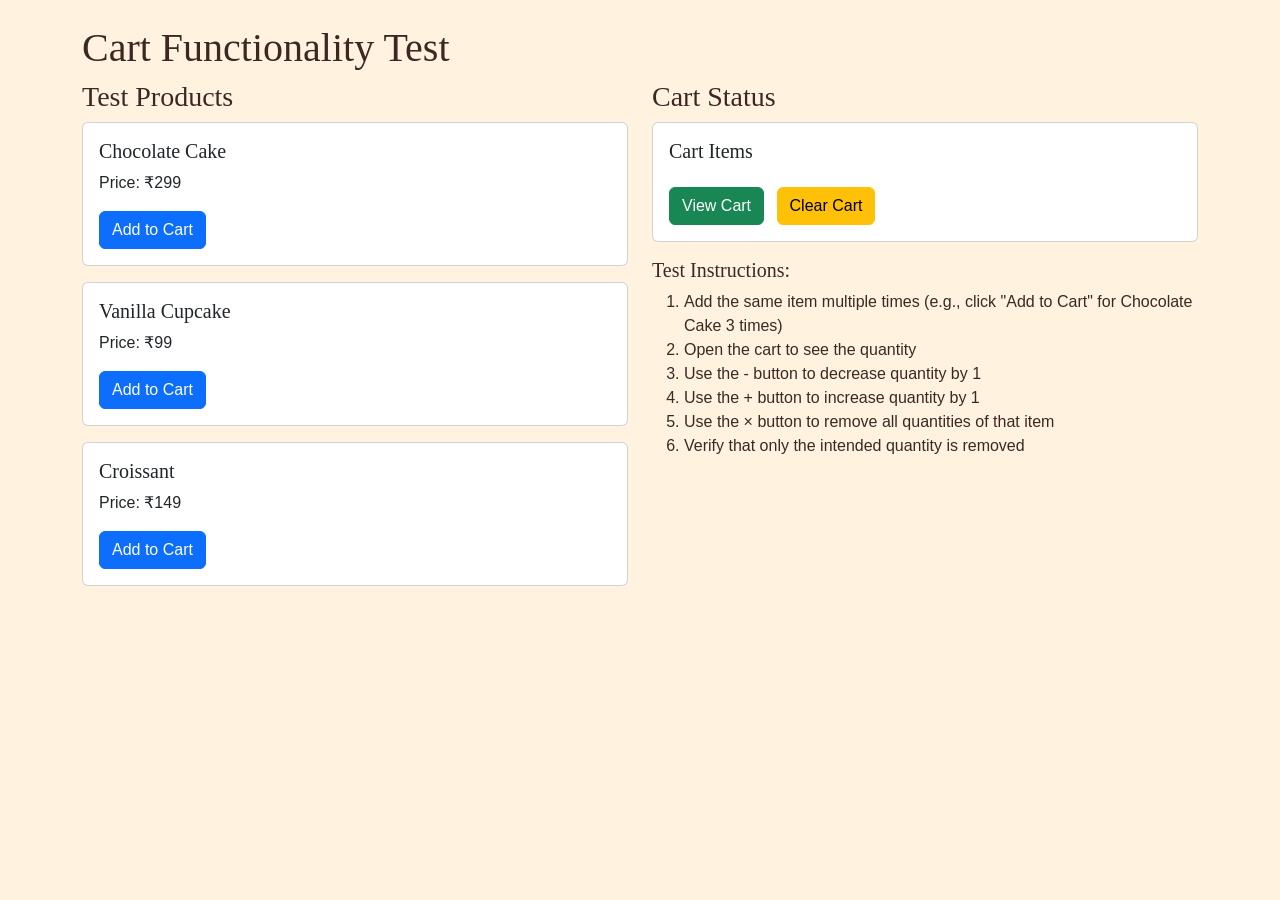
<file: test-cart.html>
<!DOCTYPE html>
<html lang="en">
<head>
    <meta charset="UTF-8">
    <meta name="viewport" content="width=device-width, initial-scale=1.0">
    <title>Cart Functionality Test - Sweet Treats</title>
    <link href="https://cdn.jsdelivr.net/npm/bootstrap@5.3.0/dist/css/bootstrap.min.css" rel="stylesheet">
    <link rel="stylesheet" href="https://cdnjs.cloudflare.com/ajax/libs/font-awesome/6.4.0/css/all.min.css">
    <link rel="stylesheet" href="css/style.css">
</head>
<body>
    <div class="container mt-4">
        <h1>Cart Functionality Test</h1>
        
        <div class="row">
            <div class="col-md-6">
                <h3>Test Products</h3>
                <div class="card mb-3">
                    <div class="card-body">
                        <h5>Chocolate Cake</h5>
                        <p>Price: ₹299</p>
                        <button class="btn btn-primary" onclick="addToCart('Chocolate Cake', 299)">Add to Cart</button>
                    </div>
                </div>
                
                <div class="card mb-3">
                    <div class="card-body">
                        <h5>Vanilla Cupcake</h5>
                        <p>Price: ₹99</p>
                        <button class="btn btn-primary" onclick="addToCart('Vanilla Cupcake', 99)">Add to Cart</button>
                    </div>
                </div>
                
                <div class="card mb-3">
                    <div class="card-body">
                        <h5>Croissant</h5>
                        <p>Price: ₹149</p>
                        <button class="btn btn-primary" onclick="addToCart('Croissant', 149)">Add to Cart</button>
                    </div>
                </div>
            </div>
            
            <div class="col-md-6">
                <h3>Cart Status</h3>
                <div class="card">
                    <div class="card-body">
                        <div class="d-flex justify-content-between align-items-center mb-3">
                            <h5>Cart Items</h5>
                            <span class="badge bg-primary" id="cartCount">0</span>
                        </div>
                        <button class="btn btn-success" onclick="openCartModal()">View Cart</button>
                        <button class="btn btn-warning ms-2" onclick="clearCart()">Clear Cart</button>
                    </div>
                </div>
                
                <div class="mt-3">
                    <h5>Test Instructions:</h5>
                    <ol>
                        <li>Add the same item multiple times (e.g., click "Add to Cart" for Chocolate Cake 3 times)</li>
                        <li>Open the cart to see the quantity</li>
                        <li>Use the - button to decrease quantity by 1</li>
                        <li>Use the + button to increase quantity by 1</li>
                        <li>Use the × button to remove all quantities of that item</li>
                        <li>Verify that only the intended quantity is removed</li>
                    </ol>
                </div>
            </div>
        </div>
    </div>

    <!-- Cart Modal -->
    <div class="modal fade" id="cartModal" tabindex="-1">
        <div class="modal-dialog modal-dialog-centered">
            <div class="modal-content border-0 shadow-lg">
                <div class="modal-header border-0 bg-light">
                    <h5 class="modal-title fw-bold">Your Cart 🛒</h5>
                    <button type="button" class="btn-close" data-bs-dismiss="modal"></button>
                </div>
                <div class="modal-body p-4">
                    <ul id="cartItemsList" class="list-group list-group-flush mb-3"></ul>

                    <div class="border-top pt-3">
                        <div class="d-flex justify-content-between mb-2">
                            <span>Subtotal:</span>
                            <span id="cartSubtotal" class="fw-bold">₹0.00</span>
                        </div>
                        <div class="d-flex justify-content-between fs-5 fw-bold text-dark">
                            <span>Total:</span>
                            <span id="cartTotal">₹0.00</span>
                        </div>
                    </div>
                </div>
                <div class="modal-footer border-0">
                    <button class="btn btn-light" data-bs-dismiss="modal">Continue Shopping</button>
                    <button class="btn btn-primary px-4" onclick="checkout()">Checkout</button>
                </div>
            </div>
        </div>
    </div>

    <!-- Toast Notification -->
    <div class="toast-container position-fixed bottom-0 end-0 p-3">
        <div id="cartToast" class="toast align-items-center text-white bg-dark border-0" role="alert"
            aria-live="assertive" aria-atomic="true">
            <div class="d-flex">
                <div class="toast-body" id="toastMessage">
                    Item added to cart!
                </div>
                <button type="button" class="btn-close btn-close-white me-2 m-auto" data-bs-dismiss="toast"
                    aria-label="Close"></button>
            </div>
        </div>
    </div>

    <script src="https://cdn.jsdelivr.net/npm/bootstrap@5.3.0/dist/js/bootstrap.bundle.min.js"></script>
    <script src="js/auth.js"></script>
    <script src="js/script.js"></script>
    
    <script>
        // Override auth check for testing
        function addToCart(itemName, itemPrice) {
            console.log('addToCart called:', itemName, itemPrice);
            
            // Check if item already exists
            const existingItem = cart.find(item => item.name === itemName);
            if (existingItem) {
                existingItem.quantity += 1;
            } else {
                cart.push({ name: itemName, price: itemPrice, quantity: 1 });
            }
            
            // Save cart to localStorage
            saveCartToStorage();
            
            updateCartCount();
            showToast(`${itemName} added to cart!`);
            console.log('Current cart:', cart);
        }
        
        function openCartModal() {
            renderCart();
            const modal = new bootstrap.Modal(document.getElementById('cartModal'));
            modal.show();
        }
        
        function clearCart() {
            cart = [];
            saveCartToStorage();
            updateCartCount();
            showToast('Cart cleared!');
        }
        
        function checkout() {
            if (cart.length === 0) {
                showToast('Your cart is empty!');
                return;
            }
            showToast('Checkout functionality would be implemented here!');
        }
        
        // Initialize cart display
        document.addEventListener('DOMContentLoaded', function() {
            updateCartCount();
        });
    </script>
</body>
</html>
</file>
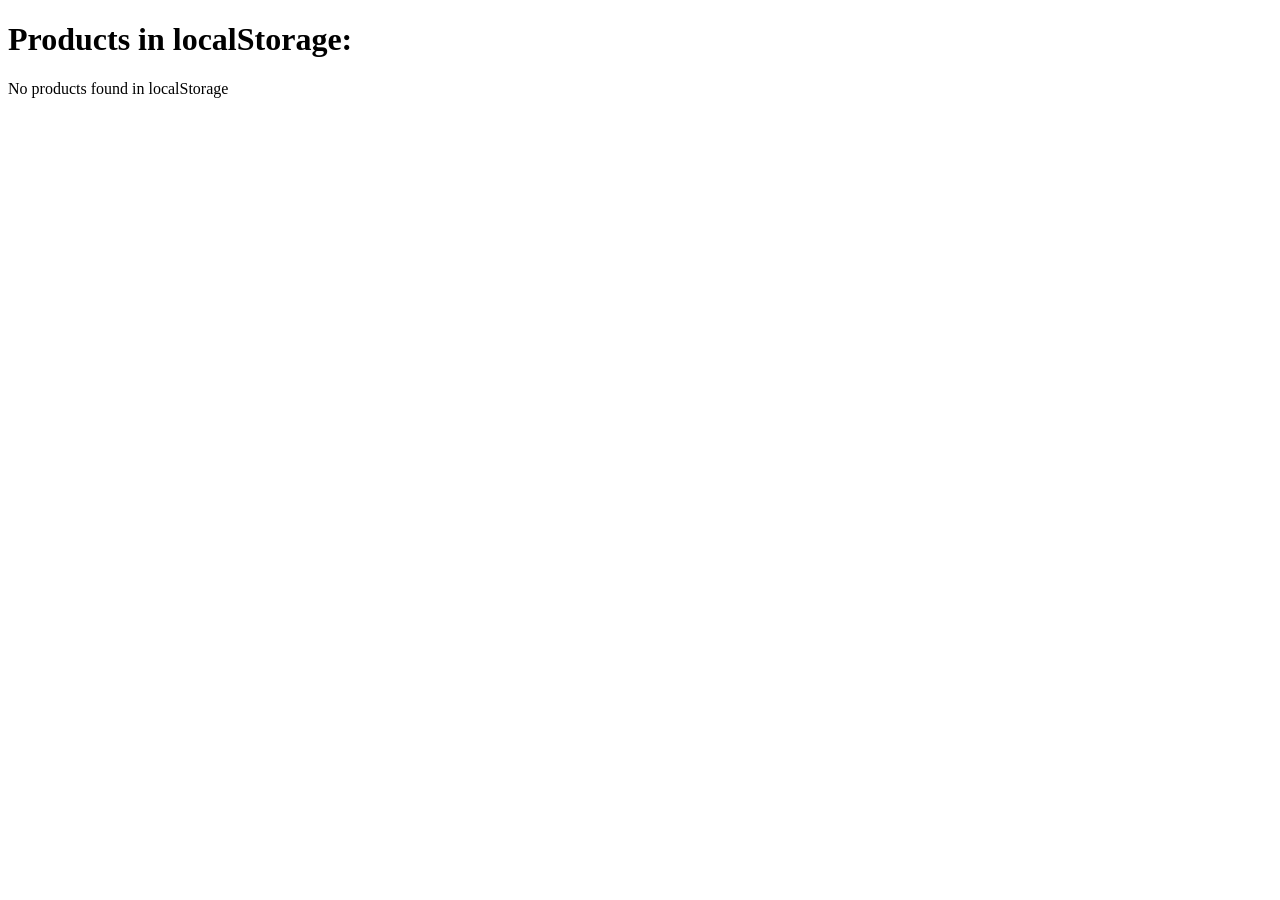
<file: test-products.html>
<!DOCTYPE html>
<html lang="en">
<head>
    <meta charset="UTF-8">
    <meta name="viewport" content="width=device-width, initial-scale=1.0">
    <title>Test Products</title>
</head>
<body>
    <h1>Products in localStorage:</h1>
    <div id="products-list"></div>

    <script>
        // Test script to show products from localStorage
        const products = JSON.parse(localStorage.getItem('bakery_products') || '[]');
        const container = document.getElementById('products-list');
        
        if (products.length === 0) {
            container.innerHTML = '<p>No products found in localStorage</p>';
        } else {
            container.innerHTML = '<ul>' + 
                products.map(p => `<li>${p.name} - ₹${p.price} (${p.status})</li>`).join('') + 
                '</ul>';
        }
        
        console.log('Products in localStorage:', products);
    </script>
</body>
</html>
</file>
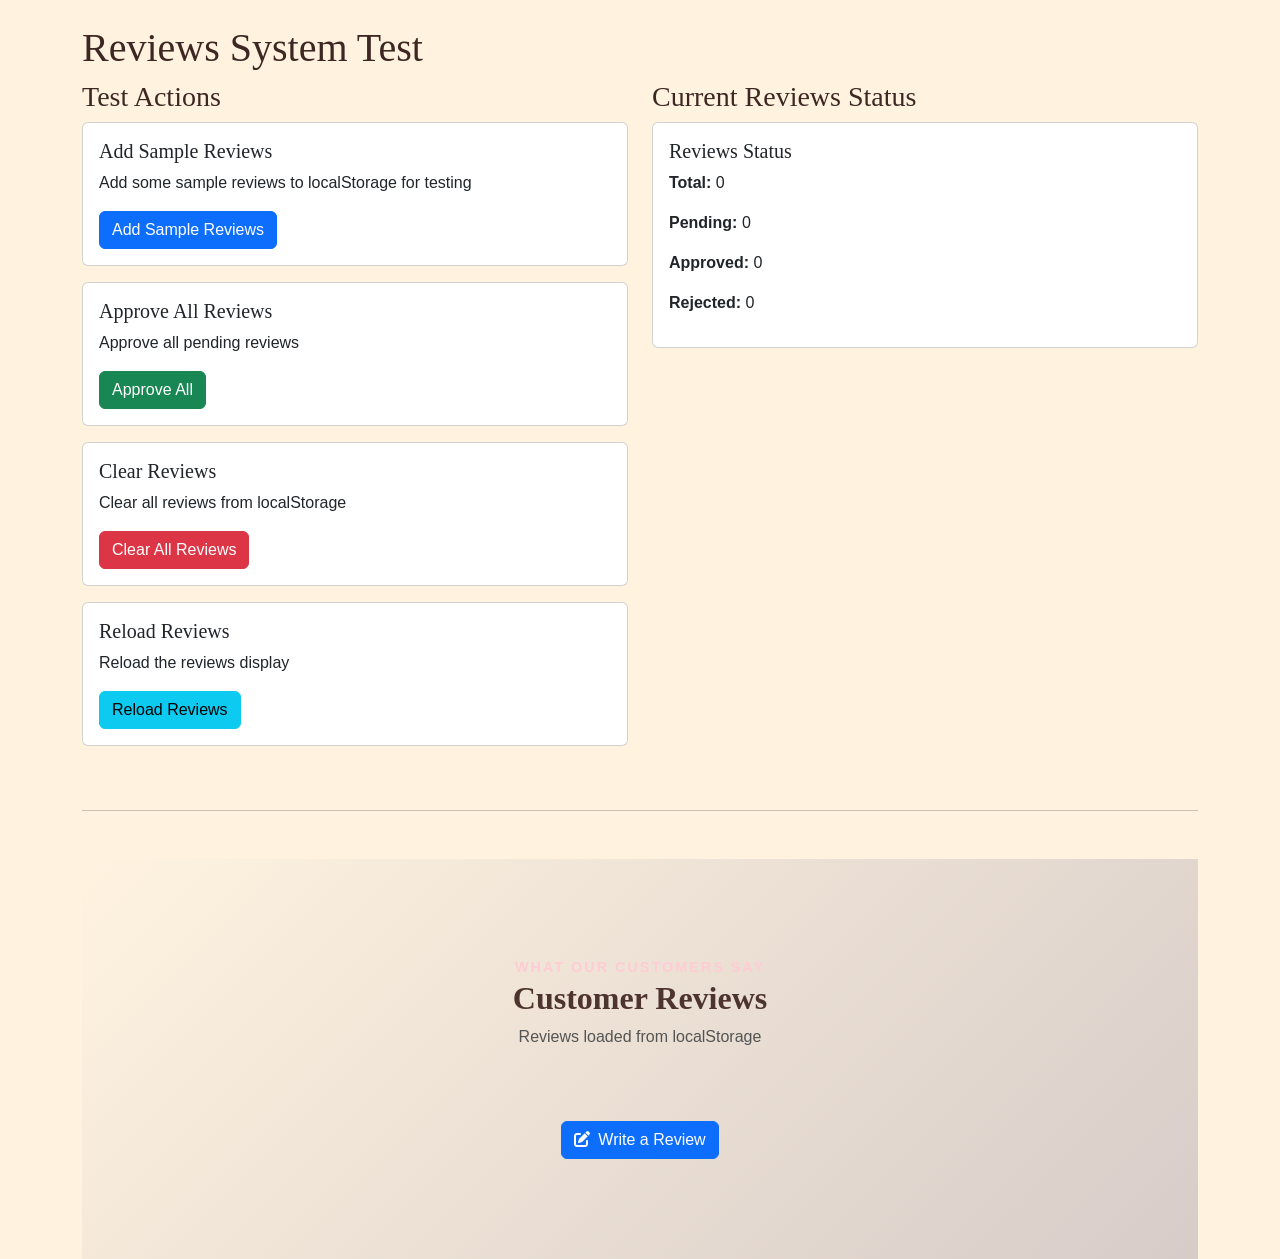
<file: test-reviews.html>
<!DOCTYPE html>
<html lang="en">
<head>
    <meta charset="UTF-8">
    <meta name="viewport" content="width=device-width, initial-scale=1.0">
    <title>Reviews Test - Sweet Treats</title>
    <link href="https://cdn.jsdelivr.net/npm/bootstrap@5.3.0/dist/css/bootstrap.min.css" rel="stylesheet">
    <link rel="stylesheet" href="https://cdnjs.cloudflare.com/ajax/libs/font-awesome/6.4.0/css/all.min.css">
    <link rel="stylesheet" href="css/style.css">
</head>
<body>
    <div class="container mt-4">
        <h1>Reviews System Test</h1>
        
        <div class="row">
            <div class="col-md-6">
                <h3>Test Actions</h3>
                <div class="card mb-3">
                    <div class="card-body">
                        <h5>Add Sample Reviews</h5>
                        <p>Add some sample reviews to localStorage for testing</p>
                        <button class="btn btn-primary" onclick="addSampleReviews()">Add Sample Reviews</button>
                    </div>
                </div>
                
                <div class="card mb-3">
                    <div class="card-body">
                        <h5>Approve All Reviews</h5>
                        <p>Approve all pending reviews</p>
                        <button class="btn btn-success" onclick="approveAllReviews()">Approve All</button>
                    </div>
                </div>
                
                <div class="card mb-3">
                    <div class="card-body">
                        <h5>Clear Reviews</h5>
                        <p>Clear all reviews from localStorage</p>
                        <button class="btn btn-danger" onclick="clearReviews()">Clear All Reviews</button>
                    </div>
                </div>
                
                <div class="card mb-3">
                    <div class="card-body">
                        <h5>Reload Reviews</h5>
                        <p>Reload the reviews display</p>
                        <button class="btn btn-info" onclick="reloadReviews()">Reload Reviews</button>
                    </div>
                </div>
            </div>
            
            <div class="col-md-6">
                <h3>Current Reviews Status</h3>
                <div class="card">
                    <div class="card-body">
                        <div id="reviewsStatus"></div>
                    </div>
                </div>
            </div>
        </div>
        
        <hr class="my-5">
        
        <!-- Reviews Section (same as home page) -->
        <section id="reviews" class="py-5 testimonial-section">
            <div class="container py-5">
                <div class="section-title">
                    <span>What Our Customers Say</span>
                    <h2>Customer Reviews</h2>
                    <p class="text-muted mt-2 mx-auto" style="max-width: 600px;">Reviews loaded from localStorage</p>
                </div>
                <div class="row g-4 justify-content-center">
                    <!-- Reviews will be loaded here -->
                </div>
                <div class="text-center mt-5">
                    <button class="btn btn-primary" onclick="openReviewModal()">
                        <i class="fa-solid fa-pen-to-square me-2"></i>Write a Review
                    </button>
                </div>
            </div>
        </section>
    </div>

    <!-- Review Modal (same as home page) -->
    <div class="modal fade" id="reviewModal" tabindex="-1">
        <div class="modal-dialog modal-dialog-centered">
            <div class="modal-content">
                <div class="modal-header border-0">
                    <h5 class="modal-title">Write a Review</h5>
                    <button type="button" class="btn-close" data-bs-dismiss="modal"></button>
                </div>
                <div class="modal-body p-4">
                    <form id="reviewForm" onsubmit="submitReview(event)">
                        <div class="mb-3">
                            <label class="form-label">Rating</label>
                            <div class="rating-input">
                                <input type="radio" name="rating" value="5" id="star5" required>
                                <label for="star5"><i class="fa-solid fa-star"></i></label>
                                <input type="radio" name="rating" value="4" id="star4">
                                <label for="star4"><i class="fa-solid fa-star"></i></label>
                                <input type="radio" name="rating" value="3" id="star3">
                                <label for="star3"><i class="fa-solid fa-star"></i></label>
                                <input type="radio" name="rating" value="2" id="star2">
                                <label for="star2"><i class="fa-solid fa-star"></i></label>
                                <input type="radio" name="rating" value="1" id="star1">
                                <label for="star1"><i class="fa-solid fa-star"></i></label>
                            </div>
                        </div>
                        <div class="mb-3">
                            <label class="form-label">Your Review</label>
                            <textarea class="form-control" id="reviewComment" rows="4" required 
                                placeholder="Tell us about your experience..."></textarea>
                        </div>
                        <button type="submit" class="btn btn-primary w-100">Submit Review</button>
                    </form>
                </div>
            </div>
        </div>
    </div>

    <!-- Toast Notification -->
    <div class="toast-container position-fixed bottom-0 end-0 p-3">
        <div id="cartToast" class="toast align-items-center text-white bg-dark border-0" role="alert">
            <div class="d-flex">
                <div class="toast-body" id="toastMessage">Message</div>
                <button type="button" class="btn-close btn-close-white me-2 m-auto" data-bs-dismiss="toast"></button>
            </div>
        </div>
    </div>

    <script src="https://cdn.jsdelivr.net/npm/bootstrap@5.3.0/dist/js/bootstrap.bundle.min.js"></script>
    <script src="js/auth.js"></script>
    <script src="js/reviews.js"></script>
    <script src="js/script.js"></script>
    
    <script>
        // Test functions
        function addSampleReviews() {
            const sampleReviews = [
                {
                    id: Date.now() + 1,
                    userId: 1,
                    customerName: "Alice Johnson",
                    email: "alice@gmail.com",
                    rating: 5,
                    comment: "Absolutely amazing bakery! The chocolate cake was perfect for my birthday party. Everyone loved it!",
                    date: new Date().toLocaleDateString('en-IN'),
                    timestamp: Date.now() + 1,
                    status: 'Pending'
                },
                {
                    id: Date.now() + 2,
                    userId: 2,
                    customerName: "Bob Smith",
                    email: "bob@gmail.com",
                    rating: 4,
                    comment: "Great quality pastries and excellent service. The croissants are fresh and buttery. Highly recommended!",
                    date: new Date().toLocaleDateString('en-IN'),
                    timestamp: Date.now() + 2,
                    status: 'Pending'
                },
                {
                    id: Date.now() + 3,
                    userId: 3,
                    customerName: "Carol Davis",
                    email: "carol@gmail.com",
                    rating: 5,
                    comment: "Best bakery in town! Their red velvet cupcakes are to die for. The staff is friendly and the atmosphere is cozy.",
                    date: new Date().toLocaleDateString('en-IN'),
                    timestamp: Date.now() + 3,
                    status: 'Pending'
                },
                {
                    id: Date.now() + 4,
                    userId: 4,
                    customerName: "David Wilson",
                    email: "david@gmail.com",
                    rating: 5,
                    comment: "Ordered a custom wedding cake and it exceeded all expectations. Beautiful design and delicious taste!",
                    date: new Date().toLocaleDateString('en-IN'),
                    timestamp: Date.now() + 4,
                    status: 'Pending'
                },
                {
                    id: Date.now() + 5,
                    userId: 5,
                    customerName: "Eva Martinez",
                    email: "eva@gmail.com",
                    rating: 4,
                    comment: "Love their sourdough bread! Fresh ingredients and authentic taste. Will definitely come back for more.",
                    date: new Date().toLocaleDateString('en-IN'),
                    timestamp: Date.now() + 5,
                    status: 'Pending'
                }
            ];
            
            const existingReviews = JSON.parse(localStorage.getItem('bakery_reviews') || '[]');
            const allReviews = [...existingReviews, ...sampleReviews];
            localStorage.setItem('bakery_reviews', JSON.stringify(allReviews));
            
            showToast('Sample reviews added!');
            updateReviewsStatus();
        }
        
        function approveAllReviews() {
            const reviews = JSON.parse(localStorage.getItem('bakery_reviews') || '[]');
            reviews.forEach(review => {
                if (review.status === 'Pending') {
                    review.status = 'Approved';
                }
            });
            localStorage.setItem('bakery_reviews', JSON.stringify(reviews));
            
            showToast('All reviews approved!');
            updateReviewsStatus();
            reloadReviews();
        }
        
        function clearReviews() {
            if (confirm('Are you sure you want to clear all reviews?')) {
                localStorage.removeItem('bakery_reviews');
                showToast('All reviews cleared!');
                updateReviewsStatus();
                reloadReviews();
            }
        }
        
        function reloadReviews() {
            loadApprovedReviews();
            showToast('Reviews reloaded!');
        }
        
        function updateReviewsStatus() {
            const reviews = JSON.parse(localStorage.getItem('bakery_reviews') || '[]');
            const pending = reviews.filter(r => r.status === 'Pending').length;
            const approved = reviews.filter(r => r.status === 'Approved').length;
            const rejected = reviews.filter(r => r.status === 'Rejected').length;
            
            document.getElementById('reviewsStatus').innerHTML = `
                <h5>Reviews Status</h5>
                <p><strong>Total:</strong> ${reviews.length}</p>
                <p><strong>Pending:</strong> ${pending}</p>
                <p><strong>Approved:</strong> ${approved}</p>
                <p><strong>Rejected:</strong> ${rejected}</p>
            `;
        }
        
        // Override auth check for testing
        function openReviewModal() {
            const modal = new bootstrap.Modal(document.getElementById('reviewModal'));
            modal.show();
        }
        
        function submitReview(event) {
            event.preventDefault();
            
            const rating = document.querySelector('input[name="rating"]:checked');
            const comment = document.getElementById('reviewComment');
            
            if (!rating || !comment.value.trim()) {
                showToast('Please provide a rating and comment');
                return;
            }
            
            const review = {
                id: Date.now(),
                userId: Math.floor(Math.random() * 1000),
                customerName: "Test User",
                email: "test@gmail.com",
                rating: parseInt(rating.value),
                comment: comment.value.trim(),
                date: new Date().toLocaleDateString('en-IN'),
                timestamp: Date.now(),
                status: 'Pending'
            };
            
            const reviews = JSON.parse(localStorage.getItem('bakery_reviews') || '[]');
            reviews.push(review);
            localStorage.setItem('bakery_reviews', JSON.stringify(reviews));
            
            showToast('Review submitted for approval!');
            
            const modal = bootstrap.Modal.getInstance(document.getElementById('reviewModal'));
            modal.hide();
            event.target.reset();
            
            updateReviewsStatus();
        }
        
        // Initialize
        document.addEventListener('DOMContentLoaded', function() {
            updateReviewsStatus();
            loadApprovedReviews();
        });
    </script>
</body>
</html>
</file>
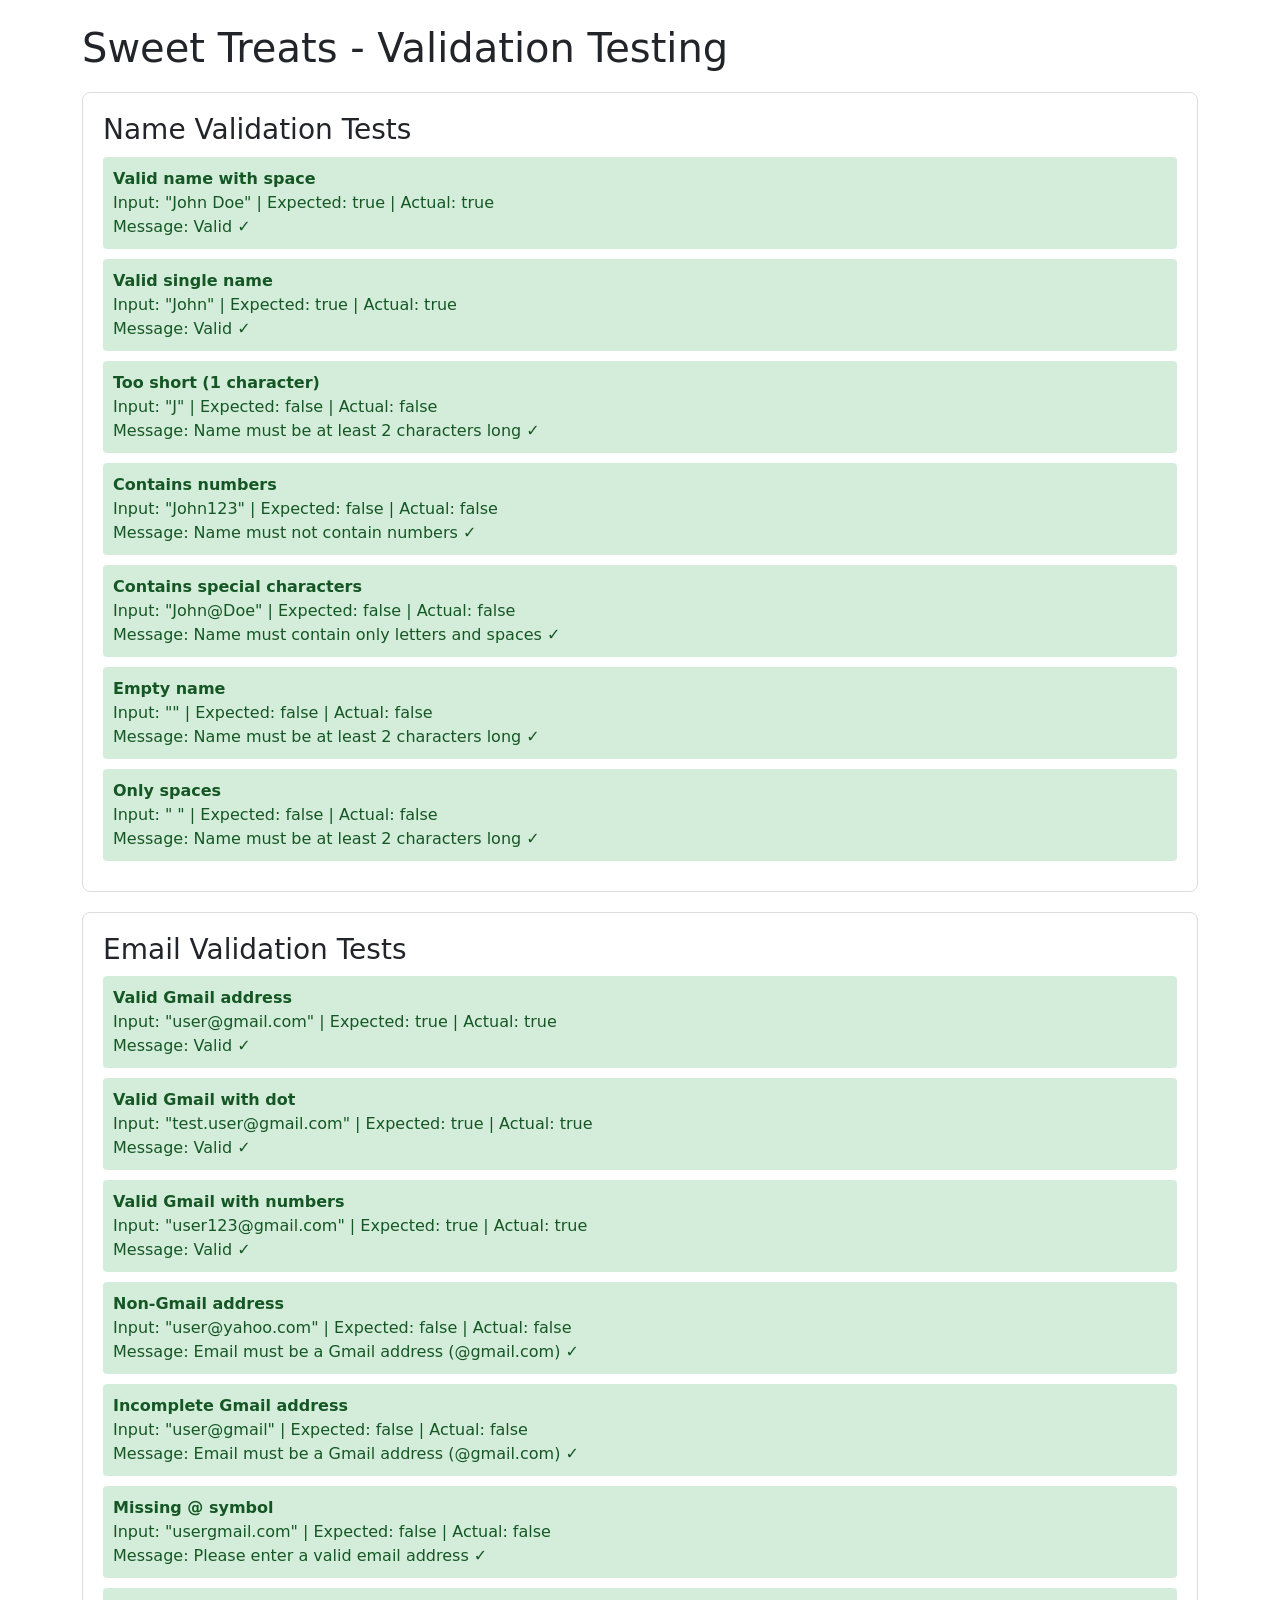
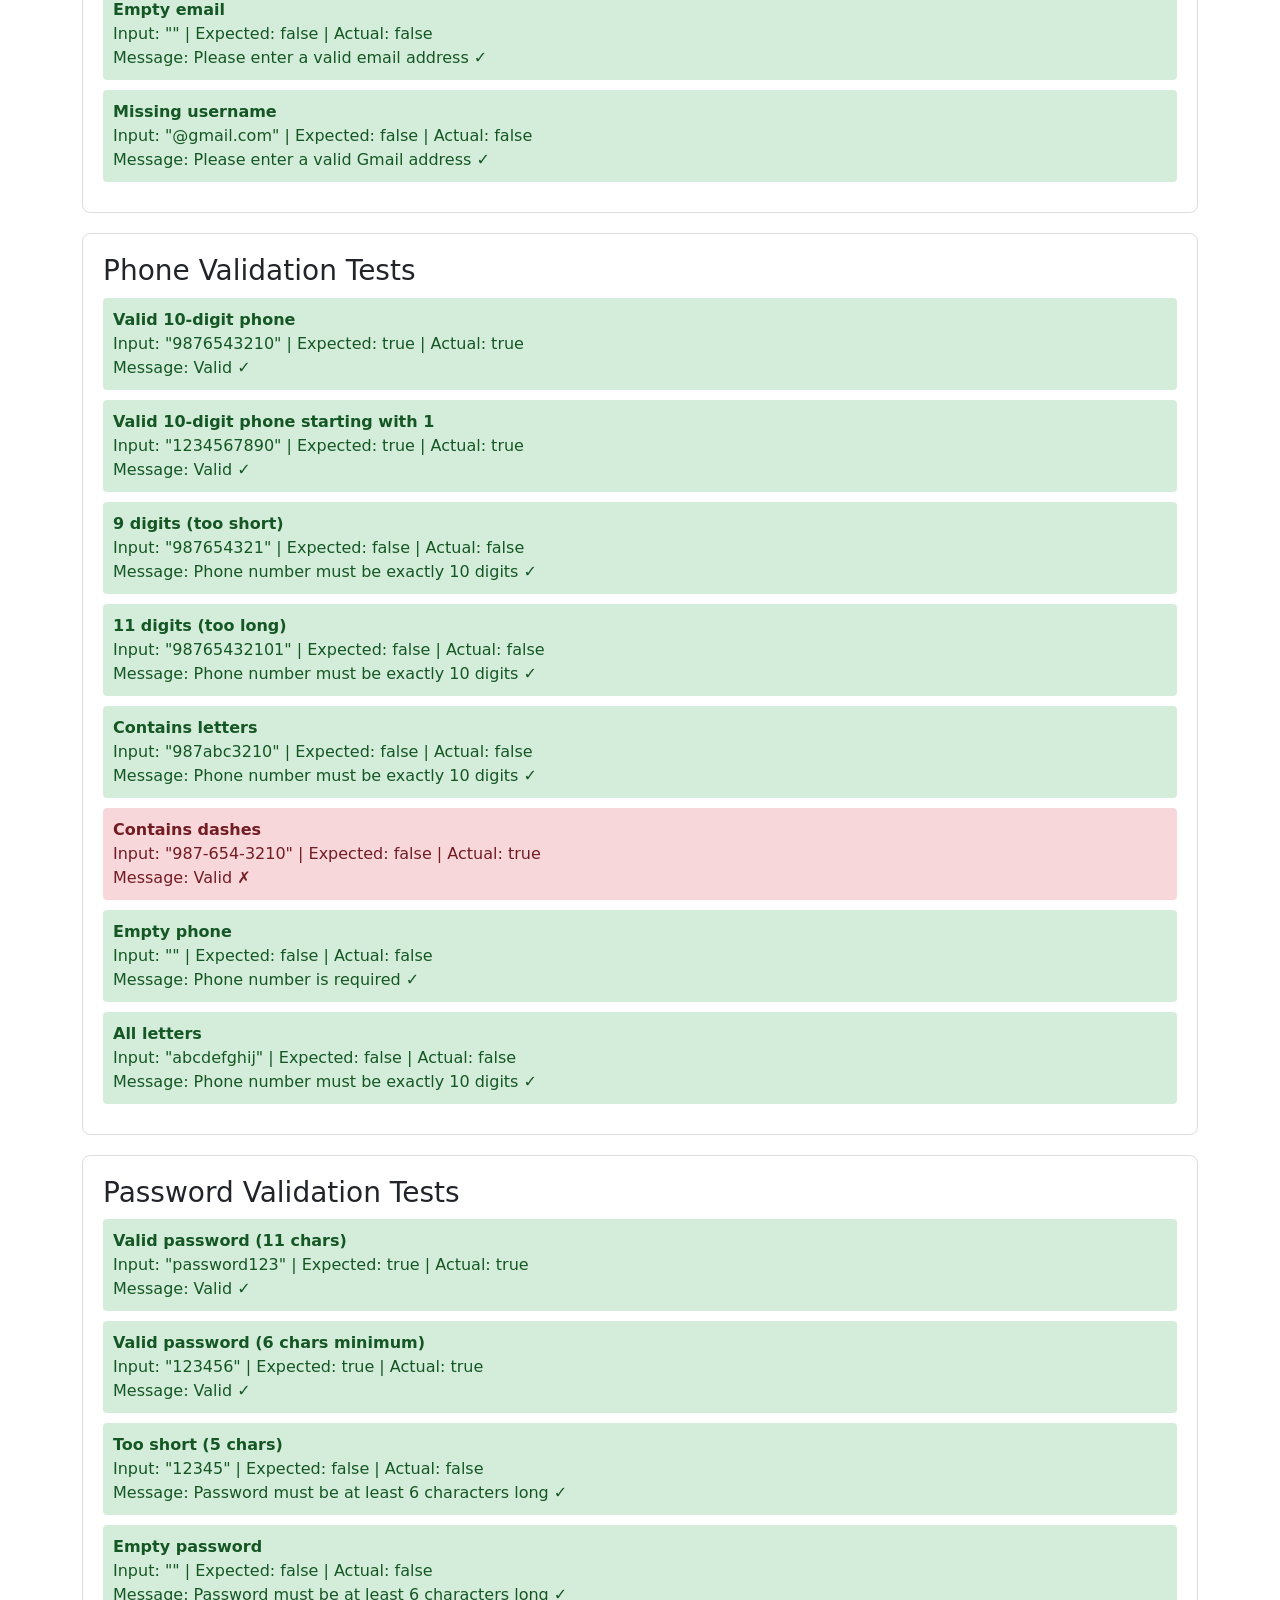
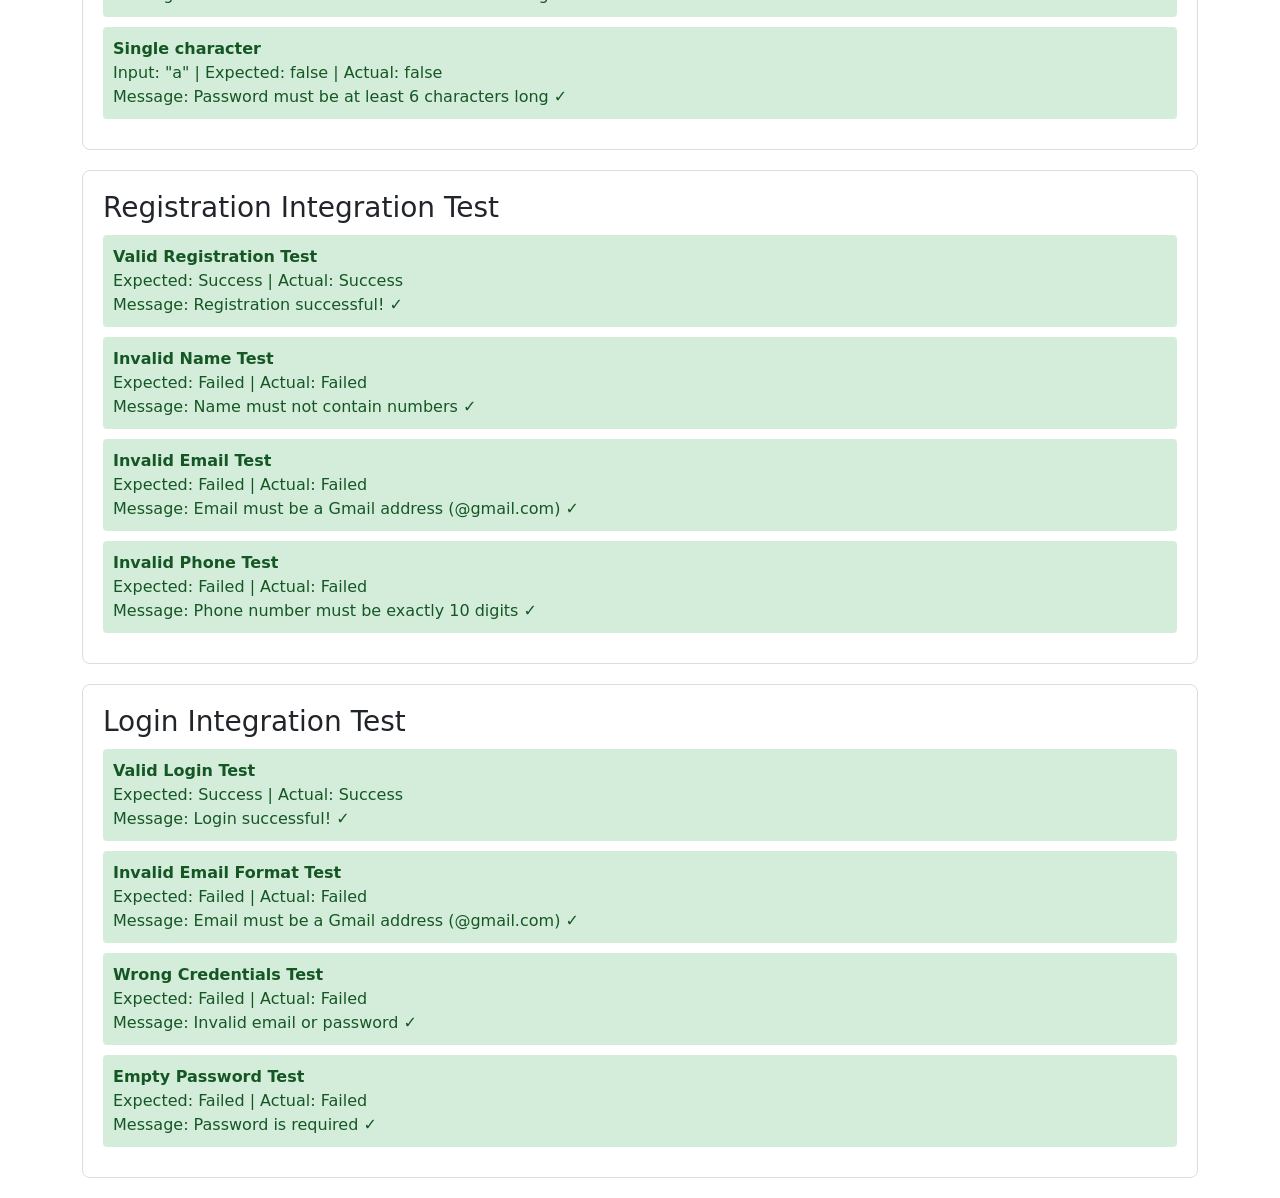
<file: test-validation.html>
<!DOCTYPE html>
<html lang="en">
<head>
    <meta charset="UTF-8">
    <meta name="viewport" content="width=device-width, initial-scale=1.0">
    <title>Validation Test - Sweet Treats</title>
    <link href="https://cdn.jsdelivr.net/npm/bootstrap@5.3.0/dist/css/bootstrap.min.css" rel="stylesheet">
    <style>
        .test-section {
            margin: 20px 0;
            padding: 20px;
            border: 1px solid #ddd;
            border-radius: 8px;
        }
        .test-result {
            margin: 10px 0;
            padding: 10px;
            border-radius: 4px;
        }
        .success { background-color: #d4edda; color: #155724; }
        .error { background-color: #f8d7da; color: #721c24; }
    </style>
</head>
<body>
    <div class="container mt-4">
        <h1>Sweet Treats - Validation Testing</h1>
        
        <div class="test-section">
            <h3>Name Validation Tests</h3>
            <div id="nameTests"></div>
        </div>
        
        <div class="test-section">
            <h3>Email Validation Tests</h3>
            <div id="emailTests"></div>
        </div>
        
        <div class="test-section">
            <h3>Phone Validation Tests</h3>
            <div id="phoneTests"></div>
        </div>
        
        <div class="test-section">
            <h3>Password Validation Tests</h3>
            <div id="passwordTests"></div>
        </div>
        
        <div class="test-section">
            <h3>Registration Integration Test</h3>
            <div id="registrationTests"></div>
        </div>
        
        <div class="test-section">
            <h3>Login Integration Test</h3>
            <div id="loginTests"></div>
        </div>
    </div>

    <script src="js/auth.js"></script>
    <script>
        // Test cases
        const nameTestCases = [
            { input: "John Doe", expected: true, description: "Valid name with space" },
            { input: "John", expected: true, description: "Valid single name" },
            { input: "J", expected: false, description: "Too short (1 character)" },
            { input: "John123", expected: false, description: "Contains numbers" },
            { input: "John@Doe", expected: false, description: "Contains special characters" },
            { input: "", expected: false, description: "Empty name" },
            { input: "  ", expected: false, description: "Only spaces" }
        ];

        const emailTestCases = [
            { input: "user@gmail.com", expected: true, description: "Valid Gmail address" },
            { input: "test.user@gmail.com", expected: true, description: "Valid Gmail with dot" },
            { input: "user123@gmail.com", expected: true, description: "Valid Gmail with numbers" },
            { input: "user@yahoo.com", expected: false, description: "Non-Gmail address" },
            { input: "user@gmail", expected: false, description: "Incomplete Gmail address" },
            { input: "usergmail.com", expected: false, description: "Missing @ symbol" },
            { input: "", expected: false, description: "Empty email" },
            { input: "@gmail.com", expected: false, description: "Missing username" }
        ];

        const phoneTestCases = [
            { input: "9876543210", expected: true, description: "Valid 10-digit phone" },
            { input: "1234567890", expected: true, description: "Valid 10-digit phone starting with 1" },
            { input: "987654321", expected: false, description: "9 digits (too short)" },
            { input: "98765432101", expected: false, description: "11 digits (too long)" },
            { input: "987abc3210", expected: false, description: "Contains letters" },
            { input: "987-654-3210", expected: false, description: "Contains dashes" },
            { input: "", expected: false, description: "Empty phone" },
            { input: "abcdefghij", expected: false, description: "All letters" }
        ];

        const passwordTestCases = [
            { input: "password123", expected: true, description: "Valid password (11 chars)" },
            { input: "123456", expected: true, description: "Valid password (6 chars minimum)" },
            { input: "12345", expected: false, description: "Too short (5 chars)" },
            { input: "", expected: false, description: "Empty password" },
            { input: "a", expected: false, description: "Single character" }
        ];

        function runTests() {
            // Name validation tests
            const nameResults = nameTestCases.map(test => {
                const result = AuthManager.validateName(test.input);
                const passed = result.valid === test.expected;
                return {
                    description: test.description,
                    input: test.input,
                    expected: test.expected,
                    actual: result.valid,
                    message: result.message || "Valid",
                    passed: passed
                };
            });
            displayResults('nameTests', nameResults);

            // Email validation tests
            const emailResults = emailTestCases.map(test => {
                const result = AuthManager.validateEmail(test.input);
                const passed = result.valid === test.expected;
                return {
                    description: test.description,
                    input: test.input,
                    expected: test.expected,
                    actual: result.valid,
                    message: result.message || "Valid",
                    passed: passed
                };
            });
            displayResults('emailTests', emailResults);

            // Phone validation tests
            const phoneResults = phoneTestCases.map(test => {
                const result = AuthManager.validatePhone(test.input);
                const passed = result.valid === test.expected;
                return {
                    description: test.description,
                    input: test.input,
                    expected: test.expected,
                    actual: result.valid,
                    message: result.message || "Valid",
                    passed: passed
                };
            });
            displayResults('phoneTests', phoneResults);

            // Password validation tests
            const passwordResults = passwordTestCases.map(test => {
                const result = AuthManager.validatePassword(test.input);
                const passed = result.valid === test.expected;
                return {
                    description: test.description,
                    input: test.input,
                    expected: test.expected,
                    actual: result.valid,
                    message: result.message || "Valid",
                    passed: passed
                };
            });
            displayResults('passwordTests', passwordResults);

            // Registration integration test
            testRegistration();
            
            // Login integration test
            testLogin();
        }

        function displayResults(containerId, results) {
            const container = document.getElementById(containerId);
            container.innerHTML = results.map(result => `
                <div class="test-result ${result.passed ? 'success' : 'error'}">
                    <strong>${result.description}</strong><br>
                    Input: "${result.input}" | Expected: ${result.expected} | Actual: ${result.actual}<br>
                    Message: ${result.message}
                    ${result.passed ? ' ✓' : ' ✗'}
                </div>
            `).join('');
        }

        function testRegistration() {
            const container = document.getElementById('registrationTests');
            
            // Test valid registration
            const validUser = {
                name: "John Doe",
                email: "john.doe@gmail.com",
                phone: "9876543210",
                password: "password123",
                address: "123 Main Street, City"
            };
            
            const validResult = AuthManager.register(validUser);
            
            // Test invalid registrations
            const invalidUser1 = {
                name: "John123",  // Invalid name
                email: "john@gmail.com",
                phone: "9876543210",
                password: "password123",
                address: "123 Main Street"
            };
            
            const invalidResult1 = AuthManager.register(invalidUser1);
            
            const invalidUser2 = {
                name: "Jane Doe",
                email: "jane@yahoo.com",  // Invalid email
                phone: "9876543210",
                password: "password123",
                address: "123 Main Street"
            };
            
            const invalidResult2 = AuthManager.register(invalidUser2);
            
            const invalidUser3 = {
                name: "Bob Smith",
                email: "bob@gmail.com",
                phone: "987654321",  // Invalid phone (9 digits)
                password: "password123",
                address: "123 Main Street"
            };
            
            const invalidResult3 = AuthManager.register(invalidUser3);
            
            container.innerHTML = `
                <div class="test-result ${validResult.success ? 'success' : 'error'}">
                    <strong>Valid Registration Test</strong><br>
                    Expected: Success | Actual: ${validResult.success ? 'Success' : 'Failed'}<br>
                    Message: ${validResult.message} ${validResult.success ? '✓' : '✗'}
                </div>
                <div class="test-result ${!invalidResult1.success ? 'success' : 'error'}">
                    <strong>Invalid Name Test</strong><br>
                    Expected: Failed | Actual: ${invalidResult1.success ? 'Success' : 'Failed'}<br>
                    Message: ${invalidResult1.message} ${!invalidResult1.success ? '✓' : '✗'}
                </div>
                <div class="test-result ${!invalidResult2.success ? 'success' : 'error'}">
                    <strong>Invalid Email Test</strong><br>
                    Expected: Failed | Actual: ${invalidResult2.success ? 'Success' : 'Failed'}<br>
                    Message: ${invalidResult2.message} ${!invalidResult2.success ? '✓' : '✗'}
                </div>
                <div class="test-result ${!invalidResult3.success ? 'success' : 'error'}">
                    <strong>Invalid Phone Test</strong><br>
                    Expected: Failed | Actual: ${invalidResult3.success ? 'Success' : 'Failed'}<br>
                    Message: ${invalidResult3.message} ${!invalidResult3.success ? '✓' : '✗'}
                </div>
            `;
        }

        function testLogin() {
            const container = document.getElementById('loginTests');
            
            // Test valid login (using the user we registered above)
            const validLogin = AuthManager.login("john.doe@gmail.com", "password123");
            
            // Test invalid email format
            const invalidEmailLogin = AuthManager.login("john@yahoo.com", "password123");
            
            // Test wrong credentials
            const wrongCredentials = AuthManager.login("john.doe@gmail.com", "wrongpassword");
            
            // Test empty password
            const emptyPassword = AuthManager.login("john.doe@gmail.com", "");
            
            container.innerHTML = `
                <div class="test-result ${validLogin.success ? 'success' : 'error'}">
                    <strong>Valid Login Test</strong><br>
                    Expected: Success | Actual: ${validLogin.success ? 'Success' : 'Failed'}<br>
                    Message: ${validLogin.message} ${validLogin.success ? '✓' : '✗'}
                </div>
                <div class="test-result ${!invalidEmailLogin.success ? 'success' : 'error'}">
                    <strong>Invalid Email Format Test</strong><br>
                    Expected: Failed | Actual: ${invalidEmailLogin.success ? 'Success' : 'Failed'}<br>
                    Message: ${invalidEmailLogin.message} ${!invalidEmailLogin.success ? '✓' : '✗'}
                </div>
                <div class="test-result ${!wrongCredentials.success ? 'success' : 'error'}">
                    <strong>Wrong Credentials Test</strong><br>
                    Expected: Failed | Actual: ${wrongCredentials.success ? 'Success' : 'Failed'}<br>
                    Message: ${wrongCredentials.message} ${!wrongCredentials.success ? '✓' : '✗'}
                </div>
                <div class="test-result ${!emptyPassword.success ? 'success' : 'error'}">
                    <strong>Empty Password Test</strong><br>
                    Expected: Failed | Actual: ${emptyPassword.success ? 'Success' : 'Failed'}<br>
                    Message: ${emptyPassword.message} ${!emptyPassword.success ? '✓' : '✗'}
                </div>
            `;
        }

        // Run tests when page loads
        document.addEventListener('DOMContentLoaded', runTests);
    </script>
</body>
</html>
</file>
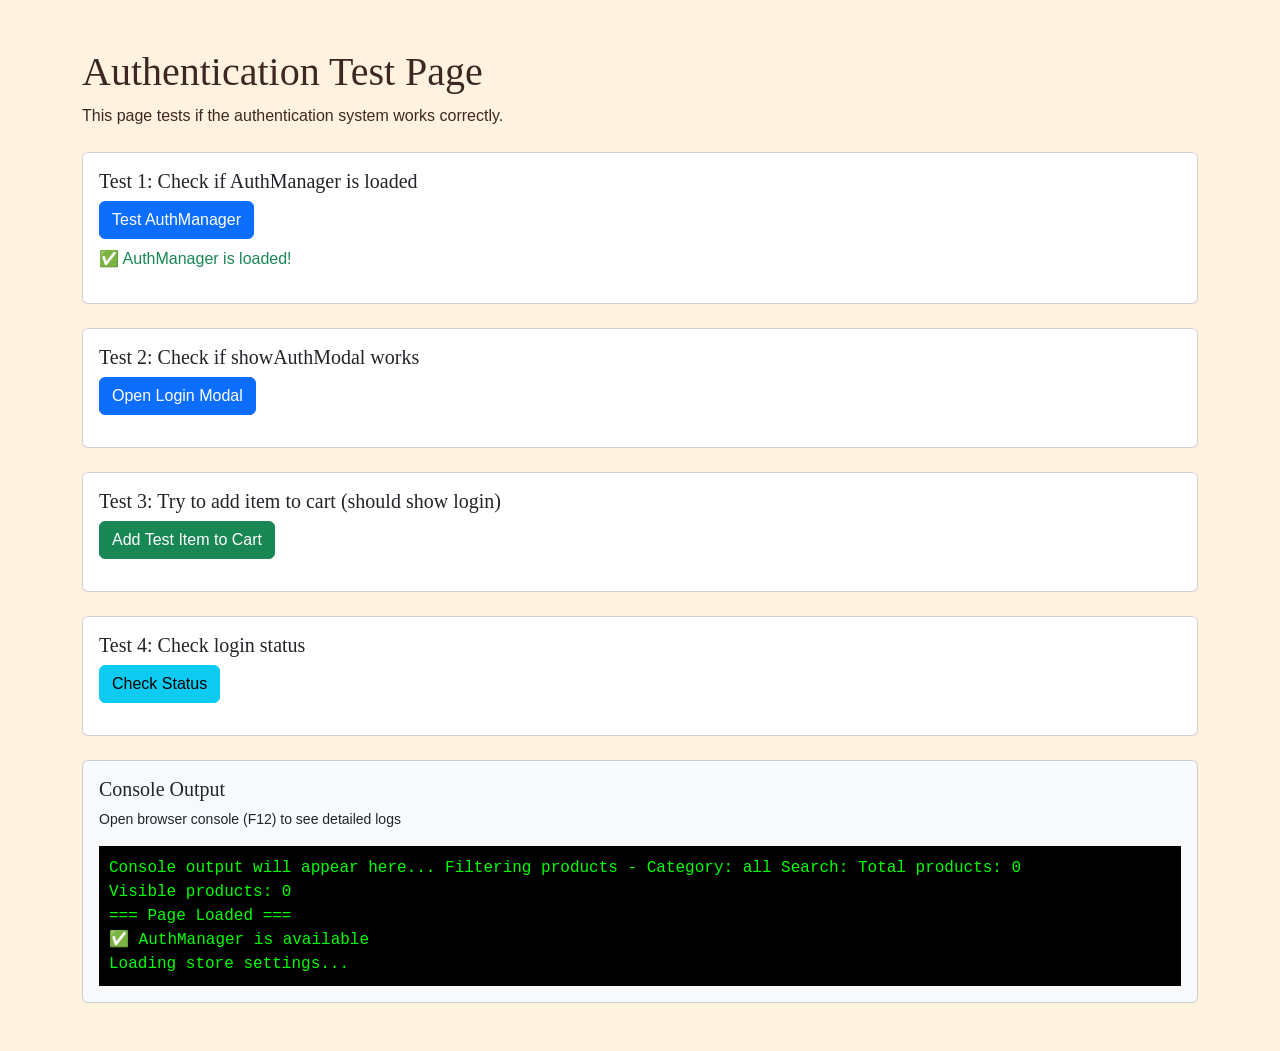
<file: html/test-auth.html>
<!DOCTYPE html>
<html lang="en">
<head>
    <meta charset="UTF-8">
    <meta name="viewport" content="width=device-width, initial-scale=1.0">
    <title>Auth Test Page</title>
    <link href="https://cdn.jsdelivr.net/npm/bootstrap@5.3.0/dist/css/bootstrap.min.css" rel="stylesheet">
    <link rel="stylesheet" href="https://cdnjs.cloudflare.com/ajax/libs/font-awesome/6.4.0/css/all.min.css">
    <link rel="stylesheet" href="../css/style.css">
</head>
<body>
    <div class="container mt-5">
        <h1>Authentication Test Page</h1>
        <p>This page tests if the authentication system works correctly.</p>
        
        <div class="card mt-4">
            <div class="card-body">
                <h5 class="card-title">Test 1: Check if AuthManager is loaded</h5>
                <button class="btn btn-primary" onclick="testAuthManager()">Test AuthManager</button>
                <p id="test1Result" class="mt-2"></p>
            </div>
        </div>

        <div class="card mt-4">
            <div class="card-body">
                <h5 class="card-title">Test 2: Check if showAuthModal works</h5>
                <button class="btn btn-primary" onclick="testShowModal()">Open Login Modal</button>
                <p id="test2Result" class="mt-2"></p>
            </div>
        </div>

        <div class="card mt-4">
            <div class="card-body">
                <h5 class="card-title">Test 3: Try to add item to cart (should show login)</h5>
                <button class="btn btn-success" onclick="addToCart('Test Item', 100)">Add Test Item to Cart</button>
                <p id="test3Result" class="mt-2"></p>
            </div>
        </div>

        <div class="card mt-4">
            <div class="card-body">
                <h5 class="card-title">Test 4: Check login status</h5>
                <button class="btn btn-info" onclick="checkLoginStatus()">Check Status</button>
                <p id="test4Result" class="mt-2"></p>
            </div>
        </div>

        <div class="card mt-4 bg-light">
            <div class="card-body">
                <h5 class="card-title">Console Output</h5>
                <p class="small">Open browser console (F12) to see detailed logs</p>
                <div id="consoleOutput" style="background: #000; color: #0f0; padding: 10px; font-family: monospace; max-height: 300px; overflow-y: auto;">
                    Console output will appear here...
                </div>
            </div>
        </div>
    </div>

    <!-- Toast -->
    <div id="cartToast" class="custom-toast">
        <i class="fa-solid fa-check-circle"></i>
        <span id="toastMessage">Message</span>
    </div>

    <!-- Auth Modal -->
    <div class="modal fade" id="authModal" tabindex="-1">
        <div class="modal-dialog modal-dialog-centered">
            <div class="modal-content">
                <div class="modal-header border-0">
                    <h5 class="modal-title" id="authModalTitle">Login to Your Account</h5>
                    <button type="button" class="btn-close" data-bs-dismiss="modal"></button>
                </div>
                <div class="modal-body p-4">
                    <!-- Login Form -->
                    <form id="loginForm" onsubmit="handleLogin(event)">
                        <div class="mb-3">
                            <label class="form-label">Email</label>
                            <input type="email" class="form-control" id="loginEmail" required pattern="[a-zA-Z0-9._%+-]+@gmail\.com" title="Please enter a valid Gmail address">
                        </div>
                        <div class="mb-3">
                            <label class="form-label">Password</label>
                            <input type="password" class="form-control" id="loginPassword" required>
                        </div>
                        <button type="submit" class="btn btn-custom w-100 mb-3">Login</button>
                        <p class="text-center mb-0">
                            Don't have an account? 
                            <a href="#" onclick="switchAuthMode('register')" class="text-decoration-none">Register here</a>
                        </p>
                    </form>

                    <!-- Register Form -->
                    <form id="registerForm" onsubmit="handleRegister(event)" style="display: none;">
                        <div class="mb-3">
                            <label class="form-label">Full Name</label>
                            <input type="text" class="form-control" id="registerName" required pattern="[A-Za-z ]{2,}" title="Name must contain only letters and spaces, minimum 2 characters">
                        </div>
                        <div class="mb-3">
                            <label class="form-label">Email</label>
                            <input type="email" class="form-control" id="registerEmail" required pattern="[a-zA-Z0-9._%+-]+@gmail\.com" title="Please enter a valid Gmail address">
                        </div>
                        <div class="mb-3">
                            <label class="form-label">Phone</label>
                            <input type="tel" class="form-control" id="registerPhone" required pattern="[0-9]{10}" title="Phone number must be exactly 10 digits" maxlength="10">
                        </div>
                        <div class="mb-3">
                            <label class="form-label">Address</label>
                            <textarea class="form-control" id="registerAddress" rows="2" required></textarea>
                        </div>
                        <div class="mb-3">
                            <label class="form-label">Password</label>
                            <input type="password" class="form-control" id="registerPassword" required minlength="6" title="Password must be at least 6 characters long">
                        </div>
                        <div class="mb-3">
                            <label class="form-label">Confirm Password</label>
                            <input type="password" class="form-control" id="registerConfirmPassword" required minlength="6">
                        </div>
                        <button type="submit" class="btn btn-custom w-100 mb-3">Register</button>
                        <p class="text-center mb-0">
                            Already have an account? 
                            <a href="#" onclick="switchAuthMode('login')" class="text-decoration-none">Login here</a>
                        </p>
                    </form>
                </div>
            </div>
        </div>
    </div>

    <script src="https://cdn.jsdelivr.net/npm/bootstrap@5.3.0/dist/js/bootstrap.bundle.min.js"></script>
    <script src="../js/auth.js"></script>
    <script src="../js/script.js"></script>

    <script>
        // Override console.log to show in page
        const consoleDiv = document.getElementById('consoleOutput');
        const originalLog = console.log;
        console.log = function(...args) {
            originalLog.apply(console, args);
            consoleDiv.innerHTML += args.join(' ') + '<br>';
            consoleDiv.scrollTop = consoleDiv.scrollHeight;
        };

        // Test functions
        function testAuthManager() {
            const result = document.getElementById('test1Result');
            if (typeof AuthManager !== 'undefined') {
                result.innerHTML = '<span class="text-success">✅ AuthManager is loaded!</span>';
                console.log('✅ AuthManager is available');
            } else {
                result.innerHTML = '<span class="text-danger">❌ AuthManager is NOT loaded!</span>';
                console.log('❌ AuthManager is NOT available');
            }
        }

        function testShowModal() {
            const result = document.getElementById('test2Result');
            try {
                if (typeof showAuthModal === 'function') {
                    showAuthModal('login');
                    result.innerHTML = '<span class="text-success">✅ Modal opened! Try closing it with X button.</span>';
                    console.log('✅ showAuthModal function works');
                } else {
                    result.innerHTML = '<span class="text-danger">❌ showAuthModal function not found!</span>';
                    console.log('❌ showAuthModal function not found');
                }
            } catch (error) {
                result.innerHTML = '<span class="text-danger">❌ Error: ' + error.message + '</span>';
                console.log('❌ Error opening modal:', error);
            }
        }

        function checkLoginStatus() {
            const result = document.getElementById('test4Result');
            if (typeof AuthManager !== 'undefined') {
                const isLoggedIn = AuthManager.isLoggedIn();
                const currentUser = AuthManager.getCurrentUser();
                if (isLoggedIn && currentUser) {
                    result.innerHTML = '<span class="text-success">✅ Logged in as: ' + currentUser.name + '</span>';
                    console.log('✅ User is logged in:', currentUser.name);
                } else {
                    result.innerHTML = '<span class="text-warning">⚠️ Not logged in</span>';
                    console.log('⚠️ User is not logged in');
                }
            } else {
                result.innerHTML = '<span class="text-danger">❌ AuthManager not available</span>';
            }
        }

        // Run initial tests
        window.addEventListener('load', function() {
            console.log('=== Page Loaded ===');
            testAuthManager();
        });

        // Listen for modal events
        const authModal = document.getElementById('authModal');
        if (authModal) {
            authModal.addEventListener('shown.bs.modal', function() {
                console.log('✅ Modal opened successfully');
            });
            authModal.addEventListener('hidden.bs.modal', function() {
                console.log('✅ Modal closed successfully');
                console.log('✅ Page should still be functional');
            });
        }
    </script>
</body>
</html>
</file>
<file: css/style.css>
/* =========================================
           CSS VARIABLES & GLOBAL STYLES
           ========================================= */
           :root {
            --primary-pink: #ffccd5;
            --soft-cream: #fff3e0;
            --light-brown: #d7ccc8;
            --accent-brown: #a1887f;
            --dark-chocolate: #4e342e;
            --text-dark: #3e2723;
            --white: #ffffff;
            --shadow: 0 10px 30px rgba(78, 52, 46, 0.1);
            --transition: all 0.3s ease;
        }
        
        /* SCROLL FIX FOR NAVBAR */
        html {
            scroll-behavior: smooth;
            scroll-padding-top: 100px;
            /* Fixes the "Order Now" scroll issue */
        }
        
        body {
            font-family: 'Poppins', sans-serif;
            background-color: var(--soft-cream);
            color: var(--text-dark);
            overflow-x: hidden;
            transition: background-color 0.5s ease;
        }
        
        h1,
        h2,
        h3,
        h4,
        h5,
        h6 {
            font-family: 'Playfair Display', serif;
        }
        
        .brand-font {
            font-family: 'Pacifico', cursive;
        }
        
        /* =========================================
                                   LOADING ANIMATION
                                   ========================================= */
        #loader-wrapper {
            position: fixed;
            top: 0;
            left: 0;
            width: 100%;
            height: 100%;
            background: var(--soft-cream);
            z-index: 9999;
            display: flex;
            justify-content: center;
            align-items: center;
            transition: opacity 0.5s ease;
        }
        
        .loader {
            width: 60px;
            height: 60px;
            border: 5px solid var(--light-brown);
            border-top: 5px solid var(--primary-pink);
            border-radius: 50%;
            animation: spin 1s linear infinite;
        }
        
        @keyframes spin {
            0% {
                transform: rotate(0deg);
            }
        
            100% {
                transform: rotate(360deg);
            }
        }
        
        /* =========================================
                                   NAVBAR (UPDATED)
                                   ========================================= */
        .navbar {
            padding: 1.5rem 0;
            background: transparent;
            transition: var(--transition);
        }
        
        .navbar.scrolled {
            background: rgba(255, 255, 255, 0.95);
            box-shadow: 0 4px 15px rgba(0, 0, 0, 0.05);
            padding: 1rem 0;
            backdrop-filter: blur(10px);
        }
        
        .navbar-brand {
            font-size: 2rem;
            color: var(--dark-chocolate) !important;
        }
        
        /* --- Toggler (Menu Button) Styling --- */
        .navbar-toggler {
            border: none;
            /* Remove default border */
            padding: 0;
            width: 45px;
            /* Set a specific size */
            height: 45px;
            display: flex;
            align-items: center;
            justify-content: center;
            background: transparent;
            transition: var(--transition);
        }
        
        /* The Icon itself */
        .navbar-toggler i {
            font-size: 1.8rem;
            /* Make the icon bigger */
            color: var(--dark-chocolate);
            /* Default dark brown color */
            transition: var(--transition);
        }
        
        /* Icon Hover Effect */
        .navbar-toggler:hover i {
            color: var(--primary-pink);
            transform: scale(1.1);
        }
        
        /* Remove ugly blue focus ring */
        .navbar-toggler:focus {
            box-shadow: none;
            outline: none;
        }
        
        /* ------------------------------------- */
        
        .nav-link {
            color: var(--text-dark) !important;
            font-weight: 500;
            margin: 0 10px;
            position: relative;
        }
        
        .nav-link::after {
            content: '';
            position: absolute;
            width: 0;
            height: 2px;
            bottom: 0;
            left: 50%;
            background-color: var(--primary-pink);
            transition: var(--transition);
            transform: translateX(-50%);
        }
        
        .nav-link:hover::after {
            width: 100%;
        }
        
        /* =========================================
                                   HERO SECTION
                                   ========================================= */
        .hero-section {
            padding: 150px 0 100px;
            background: linear-gradient(135deg, var(--soft-cream) 0%, var(--light-brown) 100%);
            border-bottom-right-radius: 50% 10%;
            border-bottom-left-radius: 50% 10%;
            position: relative;
            overflow: hidden;
        }

        /* Ensure hero sections are always visible */
        .hero-section .animate-slide-left,
        .hero-section .animate-slide-right {
            opacity: 1 !important;
            transform: none !important;
        }

        /* Special hero animations that work immediately */
        .hero-text-animate {
            animation: slideInLeft 1s ease-out;
        }

        .hero-img-animate {
            animation: slideInRight 1s ease-out;
        }

        @keyframes slideInLeft {
            from {
                opacity: 0;
                transform: translateX(-50px);
            }
            to {
                opacity: 1;
                transform: translateX(0);
            }
        }

        @keyframes slideInRight {
            from {
                opacity: 0;
                transform: translateX(50px);
            }
            to {
                opacity: 1;
                transform: translateX(0);
            }
        }
        
        .hero-img-container {
            position: relative;
            z-index: 2;
        }
        
        .hero-img {
            border-radius: 50% 50% 0 0;
            box-shadow: var(--shadow);
            animation: float 6s ease-in-out infinite;
            border: 8px solid var(--white);
            width: 70%;
            height: auto;
            margin: 0 auto;
            display: block;
        }
        
        @keyframes float {
            0% {
                transform: translateY(0px);
            }
        
            50% {
                transform: translateY(-20px);
            }
        
            100% {
                transform: translateY(0px);
            }
        }
        
        .btn-custom {
            background-color: var(--dark-chocolate);
            color: var(--white);
            padding: 12px 35px;
            border-radius: 50px;
            border: 2px solid var(--dark-chocolate);
            font-weight: 500;
            transition: var(--transition);
            text-decoration: none;
            display: inline-block;
        }
        
        .btn-custom:hover {
            background-color: transparent;
            color: var(--dark-chocolate);
        }
        
        .btn-outline-custom {
            background-color: transparent;
            color: var(--dark-chocolate);
            padding: 12px 35px;
            border-radius: 50px;
            border: 2px solid var(--dark-chocolate);
            font-weight: 500;
            transition: var(--transition);
            text-decoration: none;
            display: inline-block;
            margin-left: 10px;
        }
        
        .btn-outline-custom:hover {
            background-color: var(--dark-chocolate);
            color: var(--white);
        }
        
        /* =========================================
                                   ABOUT US & FEATURES
                                   ========================================= */
        .section-title {
            text-align: center;
            margin-bottom: 3rem;
            position: relative;
        }
        
        .section-title h2 {
            font-weight: 700;
            color: var(--dark-chocolate);
        }
        
        .section-title span {
            color: var(--primary-pink);
            text-transform: uppercase;
            letter-spacing: 2px;
            font-size: 0.9rem;
            font-weight: 600;
        }
        
        .feature-box {
            background: var(--white);
            padding: 2rem;
            border-radius: 20px;
            text-align: center;
            box-shadow: var(--shadow);
            transition: var(--transition);
            height: 100%;
        }
        
        .feature-box:hover {
            transform: translateY(-10px);
        }
        
        .feature-icon {
            font-size: 2.5rem;
            color: var(--primary-pink);
            margin-bottom: 1rem;
        }
        
        /* =========================================
                    TODAY'S SPECIAL
                    ========================================= */
        .todays-special-section {
            background: linear-gradient(180deg, var(--soft-cream) 0%, var(--white) 50%, var(--soft-cream) 100%);
        }
        
        .special-card {
            position: relative;
            background: var(--white);
            border-radius: 20px;
            overflow: hidden;
            box-shadow: var(--shadow);
            transition: var(--transition);
            height: 100%;
            display: flex;
            flex-direction: column;
            border: 1px solid rgba(161, 136, 127, 0.15);
        }
        
        .special-card:hover {
            transform: translateY(-8px);
            box-shadow: 0 15px 40px rgba(78, 52, 46, 0.15);
        }
        
        .special-badge {
            position: absolute;
            top: 12px;
            left: 12px;
            background: var(--dark-chocolate);
            color: var(--primary-pink);
            padding: 0.35rem 0.75rem;
            border-radius: 50px;
            font-size: 0.75rem;
            font-weight: 600;
            z-index: 2;
            display: inline-flex;
            align-items: center;
            gap: 0.35rem;
        }
        
        .special-badge.special-new {
            background: var(--accent-brown);
            color: var(--white);
        }
        
        .special-img-wrap {
            position: relative;
            aspect-ratio: 4/3;
            overflow: hidden;
        }
        
        .special-img {
            width: 100%;
            height: 100%;
            object-fit: cover;
            transition: var(--transition);
        }
        
        .special-card:hover .special-img {
            transform: scale(1.05);
        }
        
        .special-content {
            padding: 1.5rem;
            flex: 1;
            display: flex;
            flex-direction: column;
        }
        
        .special-title {
            font-family: 'Playfair Display', serif;
            font-weight: 600;
            color: var(--dark-chocolate);
            margin-bottom: 0.5rem;
        }
        
        .special-desc {
            font-size: 0.9rem;
            color: var(--text-dark);
            opacity: 0.9;
            margin-bottom: 0;
            flex: 1;
        }
        
        .special-price {
            font-size: 1.25rem;
            font-weight: 700;
            color: var(--accent-brown);
        }
        
        .todays-special-section .btn-custom.btn-sm {
            padding: 0.5rem 1rem;
            font-size: 0.9rem;
        }
        
        /* Small Icon inside Product Card Title */
        
        
        /* =========================================
                                   MENU / PRODUCTS
                                   ========================================= */
        .menu-filter {
            text-align: center;
            margin-bottom: 2rem;
        }
        
        .product-icon {
            margin-right: 5px;
            color: var(--primary-pink);
            font-size: 1.1rem;
            vertical-align: middle;
        }
        
        .filter-btn {
            background: transparent;
            border: 2px solid var(--accent-brown);
            color: var(--text-dark);
            padding: 8px 25px;
            border-radius: 30px;
            margin: 5px;
            font-weight: 500;
            transition: var(--transition);
        }
        
        .filter-btn.active,
        .filter-btn:hover {
            background: var(--dark-chocolate);
            color: var(--white);
            border-color: var(--dark-chocolate);
        }
        
        .product-card {
            background: var(--white);
            border-radius: 15px;
            overflow: hidden;
            box-shadow: var(--shadow);
            transition: var(--transition);
            margin-bottom: 2rem;
            border: none;
        }
        
        
        .product-card:hover {
            transform: translateY(-5px);
            box-shadow: 0 15px 35px rgba(0, 0, 0, 0.15);
        }
        
        .product-img-wrapper {
            position: relative;
            overflow: hidden;
            height: 250px;
        }
        
        .product-img {
            width: 100%;
            height: 100%;
            object-fit: cover;
            transition: transform 0.5s ease;
        }
        
        .product-card:hover .product-img {
            transform: scale(1.1);
        }
        
        .badge-offer {
            position: absolute;
            top: 15px;
            right: 15px;
            background: var(--primary-pink);
            color: var(--dark-chocolate);
            padding: 5px 12px;
            border-radius: 20px;
            font-size: 0.8rem;
            font-weight: 700;
        }
        
        .product-info {
            padding: 1.5rem;
            text-align: center;
        }
        
        .product-title {
            font-weight: 600;
            font-size: 1.2rem;
            margin-bottom: 0.5rem;
        }
        
        .product-price {
            color: var(--accent-brown);
            font-weight: 700;
            font-size: 1.1rem;
            margin-bottom: 1rem;
            display: block;
        }
        
        .btn-cart {
            background: var(--soft-cream);
            color: var(--dark-chocolate);
            border: none;
            padding: 8px 20px;
            border-radius: 20px;
            font-size: 0.9rem;
            transition: var(--transition);
        }
        
        .btn-cart:hover {
            background: var(--dark-chocolate);
            color: var(--white);
        }
        
        /* =========================================
                                   TESTIMONIALS
                                   ========================================= */
        .testimonial-section {
            background: linear-gradient(135deg, var(--soft-cream) 0%, var(--light-brown) 100%);
            min-height: 400px;
            display: block !important;
            visibility: visible !important;
        }
        
        .testimonial-card {
            text-align: center;
            padding: 3rem 2rem;
            background: var(--white);
            border-radius: 20px;
            position: relative;
            box-shadow: var(--shadow);
            transition: var(--transition);
            height: 100%;
            border: 1px solid rgba(161, 136, 127, 0.1);
            display: block !important;
            visibility: visible !important;
            opacity: 1 !important;
        }
        
        .testimonial-card:hover {
            transform: translateY(-5px);
            box-shadow: 0 15px 35px rgba(78, 52, 46, 0.15);
        }
        
        .quote-icon {
            font-size: 2rem;
            color: var(--primary-pink);
            margin-bottom: 1.5rem;
        }
        
        .client-img {
            width: 60px;
            height: 60px;
            border-radius: 50%;
            object-fit: cover;
            border: 3px solid var(--white);
            box-shadow: 0 4px 10px rgba(0, 0, 0, 0.1);
        }
        
        .testimonial-card h5 {
            color: var(--dark-chocolate);
            font-weight: 600;
            font-size: 1.1rem;
        }
        
        .testimonial-card p {
            color: var(--text-dark);
            font-style: italic;
            line-height: 1.6;
            margin-bottom: 2rem;
        }
        
        .review-stats {
            margin-top: 2rem;
        }
        
        .review-stats h3 {
            font-family: 'Playfair Display', serif;
            font-weight: 700;
        }

        /* =========================================
                           LIVE BAKING PROCESS
                           ========================================= */
        .process-card {
            background: var(--white);
            padding: 2rem 1.5rem;
            border-radius: 20px;
            text-align: center;
            box-shadow: var(--shadow);
            transition: var(--transition);
            height: 100%;
            border: 2px solid transparent;
            position: relative;
            overflow: hidden;
        }

        .process-card:hover {
            transform: translateY(-10px);
            border-color: var(--primary-pink);
            box-shadow: 0 15px 40px rgba(78, 52, 46, 0.15);
        }

        .process-time {
            background: var(--primary-pink);
            color: var(--dark-chocolate);
            padding: 0.5rem 1rem;
            border-radius: 50px;
            font-weight: 700;
            font-size: 0.9rem;
            display: inline-block;
            margin-bottom: 1rem;
        }

        .process-icon {
            font-size: 3rem;
            color: var(--accent-brown);
            margin-bottom: 1rem;
            transition: var(--transition);
        }

        .process-card:hover .process-icon {
            color: var(--primary-pink);
            transform: scale(1.1);
        }

        .process-card h4 {
            color: var(--dark-chocolate);
            font-weight: 600;
            margin-bottom: 1rem;
        }

        .process-card p {
            color: var(--text-dark);
            font-size: 0.9rem;
            line-height: 1.5;
            margin-bottom: 1.5rem;
        }

        .process-status {
            display: flex;
            align-items: center;
            justify-content: center;
            gap: 0.5rem;
        }

        .status-dot {
            width: 10px;
            height: 10px;
            border-radius: 50%;
            background: var(--accent-brown);
            animation: pulse 2s infinite;
        }

        .status-dot.active {
            background: #28a745;
        }

        .status-dot.pending {
            background: #ffc107;
        }

        @keyframes pulse {
            0% { opacity: 1; }
            50% { opacity: 0.5; }
            100% { opacity: 1; }
        }

        .live-counter-card {
            background: var(--white);
            padding: 3rem 2rem;
            border-radius: 20px;
            box-shadow: var(--shadow);
            border: 1px solid rgba(161, 136, 127, 0.1);
        }

        .counter-item {
            padding: 1rem;
        }

        .counter-number {
            font-size: 2.5rem;
            font-weight: 700;
            color: var(--dark-chocolate);
            font-family: 'Playfair Display', serif;
            display: block;
            margin-bottom: 0.5rem;
        }

        .counter-label {
            font-size: 0.9rem;
            color: var(--text-dark);
            text-transform: uppercase;
            letter-spacing: 1px;
            font-weight: 500;
        }

        .freshness-indicator {
            background: var(--soft-cream);
            padding: 1rem 2rem;
            border-radius: 50px;
            display: inline-flex;
            align-items: center;
            gap: 0.5rem;
            color: var(--dark-chocolate);
        }

        .freshness-dot {
            width: 12px;
            height: 12px;
            border-radius: 50%;
            background: #28a745;
            animation: pulse 1.5s infinite;
        }

        /* =========================================
                           VIDEO ELEMENTS
                           ========================================= */
        .video-showcase {
            margin-bottom: 3rem;
        }

        .video-container {
            position: relative;
            border-radius: 20px;
            overflow: hidden;
            box-shadow: var(--shadow);
            height: 500px;
            background: var(--dark-chocolate);
        }

        .hero-video {
            width: 100%;
            height: 100%;
            object-fit: cover;
            display: block;
        }

        .fallback-img {
            width: 100%;
            height: 100%;
            object-fit: cover;
            display: block;
        }

        .video-overlay {
            position: absolute;
            top: 0;
            left: 0;
            right: 0;
            bottom: 0;
            background: rgba(78, 52, 46, 0.75);
            display: flex;
            align-items: center;
            justify-content: center;
            color: white;
            text-align: center;
        }

        .video-content h3 {
            font-size: 2.5rem;
            font-family: 'Playfair Display', serif;
            margin-bottom: 1rem;
            text-shadow: 2px 2px 8px rgba(0, 0, 0, 0.8);
            color: var(--white);
        }

        .video-content p {
            font-size: 1.2rem;
            margin-bottom: 2rem;
            opacity: 1;
            text-shadow: 1px 1px 4px rgba(0, 0, 0, 0.8);
            color: var(--white);
        }

        .btn-video-play {
            background: var(--primary-pink);
            color: var(--dark-chocolate);
            border: none;
            padding: 1rem 2rem;
            border-radius: 50px;
            font-weight: 600;
            font-size: 1.1rem;
            cursor: pointer;
            transition: var(--transition);
            display: inline-flex;
            align-items: center;
            gap: 0.5rem;
        }

        .btn-video-play:hover {
            background: var(--white);
            transform: translateY(-3px);
            box-shadow: 0 10px 25px rgba(0,0,0,0.2);
        }

        /* Process Cards with Video Backgrounds */
        .process-card {
            position: relative;
            overflow: hidden;
            border-radius: 20px;
            min-height: 350px;
            background: var(--white);
            box-shadow: var(--shadow);
        }

        .process-video-bg {
            position: absolute;
            top: 0;
            left: 0;
            right: 0;
            bottom: 0;
            z-index: 1;
            overflow: hidden;
        }

        .process-bg-video {
            width: 100%;
            height: 100%;
            object-fit: cover;
            opacity: 0.2;
            display: block;
            filter: brightness(0.8);
        }

        .process-content {
            position: relative;
            z-index: 2;
            background: rgba(255, 255, 255, 0.98);
            padding: 2rem 1.5rem;
            border-radius: 20px;
            backdrop-filter: blur(10px);
            margin: 1rem;
            min-height: 320px;
            display: flex;
            flex-direction: column;
            justify-content: space-between;
            box-shadow: 0 4px 15px rgba(0, 0, 0, 0.1);
        }

        .process-content h4 {
            color: var(--dark-chocolate);
            font-weight: 600;
            margin: 1rem 0;
            font-size: 1.3rem;
        }

        .process-content p {
            color: var(--text-dark);
            line-height: 1.6;
        }

        /* Slow Motion Gallery */
        .slomo-gallery {
            margin-top: 2rem;
        }

        .slomo-video-card {
            position: relative;
            border-radius: 15px;
            overflow: hidden;
            cursor: pointer;
            transition: var(--transition);
            height: 280px;
            background: var(--dark-chocolate);
            box-shadow: var(--shadow);
        }

        .slomo-video-card:hover {
            transform: translateY(-5px);
            box-shadow: 0 15px 35px rgba(0,0,0,0.2);
        }

        .slomo-preview {
            width: 100%;
            height: 100%;
            object-fit: cover;
            display: block;
        }

        .slomo-overlay {
            position: absolute;
            top: 0;
            left: 0;
            right: 0;
            bottom: 0;
            background: linear-gradient(to bottom, rgba(78, 52, 46, 0.5) 0%, rgba(78, 52, 46, 0.9) 100%);
            display: flex;
            flex-direction: column;
            align-items: center;
            justify-content: center;
            color: white;
            text-align: center;
            opacity: 1;
            transition: var(--transition);
        }

        .slomo-video-card:hover .slomo-overlay {
            background: linear-gradient(to bottom, rgba(78, 52, 46, 0.7) 0%, rgba(78, 52, 46, 0.95) 100%);
        }

        .slomo-play-btn {
            width: 70px;
            height: 70px;
            border-radius: 50%;
            background: var(--primary-pink);
            display: flex;
            align-items: center;
            justify-content: center;
            font-size: 1.8rem;
            color: var(--dark-chocolate);
            margin-bottom: 1.5rem;
            transition: var(--transition);
            box-shadow: 0 4px 15px rgba(0, 0, 0, 0.3);
        }

        .slomo-video-card:hover .slomo-play-btn {
            transform: scale(1.15);
            background: var(--white);
        }

        .slomo-info h5 {
            font-size: 1.4rem;
            margin-bottom: 0.8rem;
            color: var(--white);
            text-shadow: 2px 2px 8px rgba(0, 0, 0, 0.9);
            font-weight: 600;
            font-family: 'Playfair Display', serif;
        }

        .slomo-info p {
            font-size: 1rem;
            opacity: 1;
            color: var(--white);
            text-shadow: 2px 2px 6px rgba(0, 0, 0, 0.9);
            font-weight: 500;
        }

        /* Video Modal */
        .video-modal {
            display: none;
            position: fixed;
            top: 0;
            left: 0;
            width: 100%;
            height: 100%;
            background: rgba(0, 0, 0, 0.9);
            z-index: 9999;
            align-items: center;
            justify-content: center;
        }

        .video-modal.active {
            display: flex;
        }

        .video-modal-content {
            position: relative;
            max-width: 90%;
            max-height: 90%;
            background: var(--white);
            border-radius: 20px;
            overflow: hidden;
        }

        .video-modal-close {
            position: absolute;
            top: 15px;
            right: 15px;
            background: rgba(0, 0, 0, 0.7);
            color: white;
            border: none;
            width: 40px;
            height: 40px;
            border-radius: 50%;
            cursor: pointer;
            z-index: 10000;
            display: flex;
            align-items: center;
            justify-content: center;
        }

        .video-modal-body video {
            width: 100%;
            height: auto;
            max-height: 70vh;
        }

        .video-info {
            padding: 2rem;
            text-align: center;
        }

        .video-info h4 {
            color: var(--dark-chocolate);
            margin-bottom: 1rem;
        }

        /* Responsive Video */
        @media (max-width: 768px) {
            .video-container {
                height: 300px;
            }
            
            .video-content h3 {
                font-size: 1.5rem;
            }
            
            .video-content p {
                font-size: 0.9rem;
            }
            
            .btn-video-play {
                padding: 0.8rem 1.5rem;
                font-size: 1rem;
            }
            
            .slomo-video-card {
                height: 220px;
            }
            
            .process-card {
                min-height: 300px;
                margin-bottom: 1rem;
            }
            
            .process-content {
                min-height: 280px;
            }
        }
        
        /* =========================================
                                   FEATURED PRODUCTS
                                   ========================================= */
        .product-card {
            background: var(--white);
            border-radius: 20px;
            overflow: hidden;
            box-shadow: var(--shadow);
            transition: var(--transition);
            position: relative;
        }

        .product-card:hover {
            transform: translateY(-10px);
            box-shadow: 0 15px 40px rgba(0, 0, 0, 0.15);
        }

        .product-badge {
            position: absolute;
            top: 15px;
            right: 15px;
            background: var(--primary-pink);
            color: var(--dark-chocolate);
            padding: 0.4rem 1rem;
            border-radius: 20px;
            font-weight: 600;
            font-size: 0.85rem;
            z-index: 10;
            box-shadow: 0 4px 10px rgba(0, 0, 0, 0.2);
        }

        .product-img {
            width: 100%;
            height: 250px;
            object-fit: cover;
            transition: var(--transition);
        }

        .product-card:hover .product-img {
            transform: scale(1.1);
        }

        .product-info {
            padding: 1.5rem;
        }

        .product-info h4 {
            color: var(--dark-chocolate);
            font-weight: 600;
            margin-bottom: 0.5rem;
            font-size: 1.2rem;
        }

        .product-price {
            font-size: 1.5rem;
            font-weight: 700;
            color: var(--primary-pink);
        }

        .btn-add-cart {
            background: var(--primary-pink);
            color: var(--dark-chocolate);
            border: none;
            padding: 0.5rem 1.2rem;
            border-radius: 25px;
            font-weight: 600;
            cursor: pointer;
            transition: var(--transition);
        }

        .btn-add-cart:hover {
            background: var(--dark-chocolate);
            color: var(--white);
            transform: scale(1.05);
        }

        /* =========================================
                                   WHY CHOOSE US
                                   ========================================= */
        .why-choose-list {
            padding: 2rem 0;
        }

        .why-item {
            display: flex;
            gap: 1.5rem;
            margin-bottom: 2rem;
            padding: 1.5rem;
            background: rgba(255, 255, 255, 0.9);
            border-radius: 15px;
            transition: var(--transition);
        }

        .why-item:hover {
            transform: translateX(10px);
            box-shadow: var(--shadow);
        }

        .why-icon {
            flex-shrink: 0;
            width: 60px;
            height: 60px;
            background: var(--primary-pink);
            border-radius: 50%;
            display: flex;
            align-items: center;
            justify-content: center;
            font-size: 1.8rem;
            color: var(--dark-chocolate);
        }

        .why-content h4 {
            color: var(--dark-chocolate);
            font-weight: 600;
            margin-bottom: 0.5rem;
        }

        .why-content p {
            color: var(--text-dark);
            margin: 0;
            line-height: 1.6;
        }

        /* =========================================
                                   CONTACT & FOOTER
                                   ========================================= */
        .contact-section {
            background-color: var(--white);
        }
        
        .form-control {
            border-radius: 10px;
            padding: 12px;
            background-color: var(--soft-cream);
            border: 1px solid transparent;
        }
        
        .form-control:focus {
            box-shadow: none;
            border-color: var(--primary-pink);
            background-color: var(--white);
        }
        
        footer {
            background-color: var(--dark-chocolate);
            color: var(--white);
            padding: 4rem 0 1rem;
        }
        
        .footer-social a {
            color: var(--white);
            width: 40px;
            height: 40px;
            background: rgba(255, 255, 255, 0.1);
            display: inline-flex;
            justify-content: center;
            align-items: center;
            border-radius: 50%;
            margin-right: 10px;
            transition: var(--transition);
        }
        
        .footer-social a:hover {
            background: var(--primary-pink);
            transform: translateY(-3px);
        }
        
        .footer-link {
            color: rgba(255, 255, 255, 0.7);
            text-decoration: none;
            margin-bottom: 10px;
            display: block;
            transition: var(--transition);
        }
        
        .footer-link:hover {
            color: var(--white);
            padding-left: 5px;
        }
        
        /* =========================================
                                   SCROLL TO TOP & TOAST
                                   ========================================= */
        #scrollTopBtn {
            position: fixed;
            bottom: 30px;
            right: 30px;
            z-index: 99;
            background: var(--primary-pink);
            color: var(--dark-chocolate);
            border: none;
            width: 50px;
            height: 50px;
            border-radius: 50%;
            cursor: pointer;
            display: none;
            align-items: center;
            justify-content: center;
            box-shadow: 0 4px 10px rgba(0, 0, 0, 0.2);
            font-size: 1.2rem;
            transition: var(--transition);
        }
        
        #scrollTopBtn:hover {
            background: var(--dark-chocolate);
            color: var(--white);
            transform: translateY(-3px);
        }
        
        /* Custom Toast Container */
        .toast-container {
            position: fixed;
            bottom: 30px;
            left: 50%;
            transform: translateX(-50%);
            z-index: 1000;
        }
        
        .custom-toast {
            background: var(--dark-chocolate);
            color: var(--white);
            padding: 12px 25px;
            border-radius: 50px;
            box-shadow: 0 5px 15px rgba(0, 0, 0, 0.2);
            opacity: 0;
            visibility: hidden;
            transition: var(--transition);
            display: flex;
            align-items: center;
            gap: 10px;
        }
        
        .custom-toast.show {
            opacity: 1;
            visibility: visible;
            transform: translateY(-10px);
        }
        
        /* Responsive Tweaks */
        @media (max-width: 768px) {
            .hero-section {
                text-align: center;
                padding-top: 120px;
            }
        
            .hero-img-container {
                margin-top: 2rem;
            }

            .hero-img {
                width: 80%;
            }
        
            .btn-custom,
            .btn-outline-custom {
                width: 100%;
                margin: 10px 0 0 0;
            }
        }
        
        /* =========================================
                           ADDED MISSING STYLES FOR FILTERS
                           ========================================= */
        .filter-btn-icon {
            border: none;
            background: transparent;
            display: flex;
            flex-direction: column;
            align-items: center;
            cursor: pointer;
            transition: var(--transition);
            opacity: 0.7;
            margin: 10px;
        }
        
        .filter-btn-icon.active,
        .filter-btn-icon:hover {
            opacity: 1;
            transform: translateY(-5px);
        }
        
        .filter-btn-icon .icon-circle {
            width: 60px;
            height: 60px;
            background-color: var(--white);
            border-radius: 50%;
            display: flex;
            align-items: center;
            justify-content: center;
            font-size: 1.5rem;
            box-shadow: var(--shadow);
            margin-bottom: 8px;
            color: var(--dark-chocolate);
            transition: var(--transition);
            border: 2px solid transparent;
        }
        
        .filter-btn-icon:hover .icon-circle {
            background-color: var(--primary-pink);
            color: var(--dark-chocolate);
        }
        
        .filter-btn-icon.active .icon-circle {
            background-color: var(--dark-chocolate);
            color: var(--white);
            border-color: var(--dark-chocolate);
        }

        #quickViewContent img {
            width: 100%;
            border-radius: 15px;
            margin-bottom: 20px;
            height: 250px;
            object-fit: cover;
            box-shadow: var(--shadow);
        }
        
        #quickViewContent .badge {
            background-color: var(--primary-pink);
            color: var(--dark-chocolate);
            margin-bottom: 10px;
        }
        
        #quickViewContent h3 {
            color: var(--dark-chocolate);
            font-family: 'Playfair Display', serif;
        }
        
        #quickViewContent .price-tag {
            font-size: 1.5rem;
            font-weight: 700;
            color: var(--dark-chocolate);
        }

        /* =========================================
                           SCROLL ANIMATIONS
                           ========================================= */
        .animate-on-scroll {
            opacity: 0;
            transform: translateY(50px);
            transition: all 0.8s ease-out;
        }

        .animate-on-scroll.animate-in {
            opacity: 1;
            transform: translateY(0);
        }

        .animate-fade-in {
            opacity: 0;
            transition: opacity 1s ease-out;
        }

        .animate-fade-in.animate-in {
            opacity: 1;
        }

        .animate-slide-left {
            opacity: 0;
            transform: translateX(-50px);
            transition: all 0.8s ease-out;
        }

        .animate-slide-left.animate-in {
            opacity: 1;
            transform: translateX(0);
        }

        .animate-slide-right {
            opacity: 0;
            transform: translateX(50px);
            transition: all 0.8s ease-out;
        }

        .animate-slide-right.animate-in {
            opacity: 1;
            transform: translateX(0);
        }

        .animate-scale {
            opacity: 0;
            transform: scale(0.8);
            transition: all 0.8s ease-out;
        }

        .animate-scale.animate-in {
            opacity: 1;
            transform: scale(1);
        }

        .animate-bounce {
            opacity: 0;
            transform: translateY(50px) scale(0.9);
            transition: all 0.8s cubic-bezier(0.68, -0.55, 0.265, 1.55);
        }

        .animate-bounce.animate-in {
            opacity: 1;
            transform: translateY(0) scale(1);
        }

        /* Staggered animation delays */
        .animate-delay-1 { transition-delay: 0.1s; }
        .animate-delay-2 { transition-delay: 0.2s; }
        .animate-delay-3 { transition-delay: 0.3s; }
        .animate-delay-4 { transition-delay: 0.4s; }
        .animate-delay-5 { transition-delay: 0.5s; }
        .animate-delay-6 { transition-delay: 0.6s; }

        /* Force animations to work immediately on page load for above-fold content */
        .animate-immediate {
            opacity: 1 !important;
            transform: none !important;
        }

        /* Special hero animations that work immediately */
        .hero-text-animate {
            animation: slideInLeft 1s ease-out;
        }

        .hero-img-animate {
            animation: slideInRight 1s ease-out;
        }

        @keyframes slideInLeft {
            from {
                opacity: 0;
                transform: translateX(-50px);
            }
            to {
                opacity: 1;
                transform: translateX(0);
            }
        }

        @keyframes slideInRight {
            from {
                opacity: 0;
                transform: translateX(50px);
            }
            to {
                opacity: 1;
                transform: translateX(0);
            }
        }

        /* =========================================
                           CAROUSEL STYLES
                           ========================================= */
        /* Hero Carousel Styles */
        .hero-carousel {
            border-radius: 20px;
            overflow: hidden;
            box-shadow: var(--shadow);
            border: none;
            animation: float 6s ease-in-out infinite;
        }

        .hero-carousel-img {
            height: 450px;
            object-fit: cover;
            transition: var(--transition);
            width: 100%;
        }

        .hero-carousel .carousel-caption {
            background: rgba(78, 52, 46, 0.85);
            border-radius: 15px;
            padding: 25px 30px;
            bottom: 40px;
            left: 40px;
            right: 40px;
            transform: none;
            width: auto;
            backdrop-filter: blur(15px);
            text-align: center;
        }

        .hero-carousel .carousel-caption h5 {
            font-family: 'Playfair Display', serif;
            font-size: 2rem;
            font-weight: 700;
            color: var(--white);
            margin-bottom: 15px;
            text-shadow: 2px 2px 4px rgba(0,0,0,0.5);
        }

        .hero-carousel .carousel-caption p {
            font-size: 1.1rem;
            color: var(--soft-cream);
            margin-bottom: 0;
            line-height: 1.5;
            text-shadow: 1px 1px 2px rgba(0,0,0,0.5);
        }

        .hero-carousel .carousel-control-prev,
        .hero-carousel .carousel-control-next {
            width: 50px;
            height: 50px;
            background: rgba(255, 255, 255, 0.9);
            border-radius: 50%;
            top: 50%;
            transform: translateY(-50%);
            box-shadow: var(--shadow);
            opacity: 0.8;
        }

        .hero-carousel .carousel-control-prev {
            left: 20px;
        }

        .hero-carousel .carousel-control-next {
            right: 20px;
        }

        .hero-carousel .carousel-control-prev:hover,
        .hero-carousel .carousel-control-next:hover {
            opacity: 1;
            background: var(--white);
        }

        .hero-carousel .carousel-control-prev-icon,
        .hero-carousel .carousel-control-next-icon {
            background-color: var(--dark-chocolate);
            border-radius: 50%;
            width: 20px;
            height: 20px;
        }

        .hero-carousel .carousel-indicators {
            bottom: 10px;
        }

        .hero-carousel .carousel-indicators [data-bs-target] {
            width: 12px;
            height: 12px;
            border-radius: 50%;
            background-color: var(--white);
            opacity: 0.6;
            border: 2px solid var(--dark-chocolate);
            margin: 0 5px;
        }

        .hero-carousel .carousel-indicators .active {
            opacity: 1;
            background-color: var(--primary-pink);
        }

        /* Product Carousel Styles */
        .carousel-product-card {
            background: var(--white);
            border-radius: 20px;
            overflow: hidden;
            box-shadow: var(--shadow);
            transition: var(--transition);
            height: 100%;
            border: 1px solid rgba(161, 136, 127, 0.1);
        }

        .carousel-product-card:hover {
            transform: translateY(-8px);
            box-shadow: 0 15px 40px rgba(78, 52, 46, 0.15);
        }

        .carousel-img-wrapper {
            position: relative;
            height: 200px;
            overflow: hidden;
        }

        .carousel-img {
            width: 100%;
            height: 100%;
            object-fit: cover;
            transition: var(--transition);
        }

        .carousel-product-card:hover .carousel-img {
            transform: scale(1.05);
        }

        .carousel-badge {
            position: absolute;
            top: 12px;
            left: 12px;
            background: var(--dark-chocolate);
            color: var(--white);
            padding: 0.35rem 0.75rem;
            border-radius: 50px;
            font-size: 0.75rem;
            font-weight: 600;
            z-index: 2;
        }

        .carousel-content {
            padding: 1.5rem;
        }

        .carousel-content h4 {
            font-family: 'Playfair Display', serif;
            font-weight: 600;
            color: var(--dark-chocolate);
            margin-bottom: 0.5rem;
            font-size: 1.1rem;
        }

        .carousel-content p {
            font-size: 0.9rem;
            color: var(--text-dark);
            opacity: 0.9;
            margin-bottom: 1rem;
            line-height: 1.4;
        }

        .carousel-price {
            font-size: 1.1rem;
            font-weight: 700;
            color: var(--accent-brown);
        }

        /* General Carousel Controls */
        .carousel-control-prev,
        .carousel-control-next {
            width: 50px;
            height: 50px;
            background: var(--white);
            border-radius: 50%;
            top: 50%;
            transform: translateY(-50%);
            box-shadow: var(--shadow);
            opacity: 0.9;
        }

        .carousel-control-prev {
            left: -25px;
        }

        .carousel-control-next {
            right: -25px;
        }

        .carousel-control-prev:hover,
        .carousel-control-next:hover {
            opacity: 1;
        }

        .carousel-control-prev-icon,
        .carousel-control-next-icon {
            background-color: var(--dark-chocolate);
            border-radius: 50%;
            width: 20px;
            height: 20px;
        }

        /* General Carousel Indicators */
        .carousel-indicators {
            bottom: -50px;
        }

        .carousel-indicators [data-bs-target] {
            width: 12px;
            height: 12px;
            border-radius: 50%;
            background-color: var(--accent-brown);
            opacity: 0.5;
            border: none;
            margin: 0 5px;
        }

        .carousel-indicators .active {
            opacity: 1;
            background-color: var(--dark-chocolate);
        }

        /* Responsive Carousel */
        @media (max-width: 768px) {
            .hero-carousel .carousel-caption {
                padding: 20px;
                bottom: 20px;
                left: 20px;
                right: 20px;
            }

            .hero-carousel .carousel-caption h5 {
                font-size: 1.5rem;
            }

            .hero-carousel .carousel-caption p {
                font-size: 1rem;
            }

            .hero-carousel-img {
                height: 300px;
            }

            .carousel-control-prev,
            .carousel-control-next {
                display: none;
            }
            
            .carousel-indicators {
                bottom: -30px;
            }
            
            .carousel-content {
                padding: 1rem;
            }
            
            .carousel-img-wrapper {
                height: 180px;
            }
        }


/* Rating Stars Input */
.rating-input {
    display: flex;
    flex-direction: row-reverse;
    justify-content: center;
    gap: 10px;
}

.rating-input input[type="radio"] {
    display: none;
}

.rating-input label {
    cursor: pointer;
    font-size: 2rem;
    color: #ddd;
    transition: color 0.2s;
}

.rating-input label:hover,
.rating-input label:hover ~ label,
.rating-input input[type="radio"]:checked ~ label {
    color: #ffc107;
}

.rating-input input[type="radio"]:checked + label {
    color: #ffc107;
}
/* =========================================
                           REVIEWS CAROUSEL
                           ========================================= */
#reviewsCarousel .carousel-control-prev,
#reviewsCarousel .carousel-control-next {
    width: 50px;
    height: 50px;
    background: var(--primary-pink);
    border-radius: 50%;
    top: 50%;
    transform: translateY(-50%);
    opacity: 0.8;
    transition: var(--transition);
}

#reviewsCarousel .carousel-control-prev {
    left: -25px;
}

#reviewsCarousel .carousel-control-next {
    right: -25px;
}

#reviewsCarousel .carousel-control-prev:hover,
#reviewsCarousel .carousel-control-next:hover {
    opacity: 1;
    background: var(--dark-chocolate);
}

#reviewsCarousel .carousel-control-prev-icon,
#reviewsCarousel .carousel-control-next-icon {
    width: 20px;
    height: 20px;
}

#reviewsCarousel .carousel-indicators {
    bottom: -50px;
}

#reviewsCarousel .carousel-indicators button {
    width: 12px;
    height: 12px;
    border-radius: 50%;
    background: var(--primary-pink);
    opacity: 0.5;
    border: none;
    margin: 0 5px;
}

#reviewsCarousel .carousel-indicators button.active {
    opacity: 1;
    background: var(--dark-chocolate);
}

/* Responsive adjustments for carousel */
@media (max-width: 768px) {
    #reviewsCarousel .carousel-control-prev,
    #reviewsCarousel .carousel-control-next {
        width: 40px;
        height: 40px;
    }
    
    #reviewsCarousel .carousel-control-prev {
        left: -20px;
    }
    
    #reviewsCarousel .carousel-control-next {
        right: -20px;
    }
    
    #reviewsCarousel .carousel-control-prev-icon,
    #reviewsCarousel .carousel-control-next-icon {
        width: 16px;
        height: 16px;
    }
}
</file>
